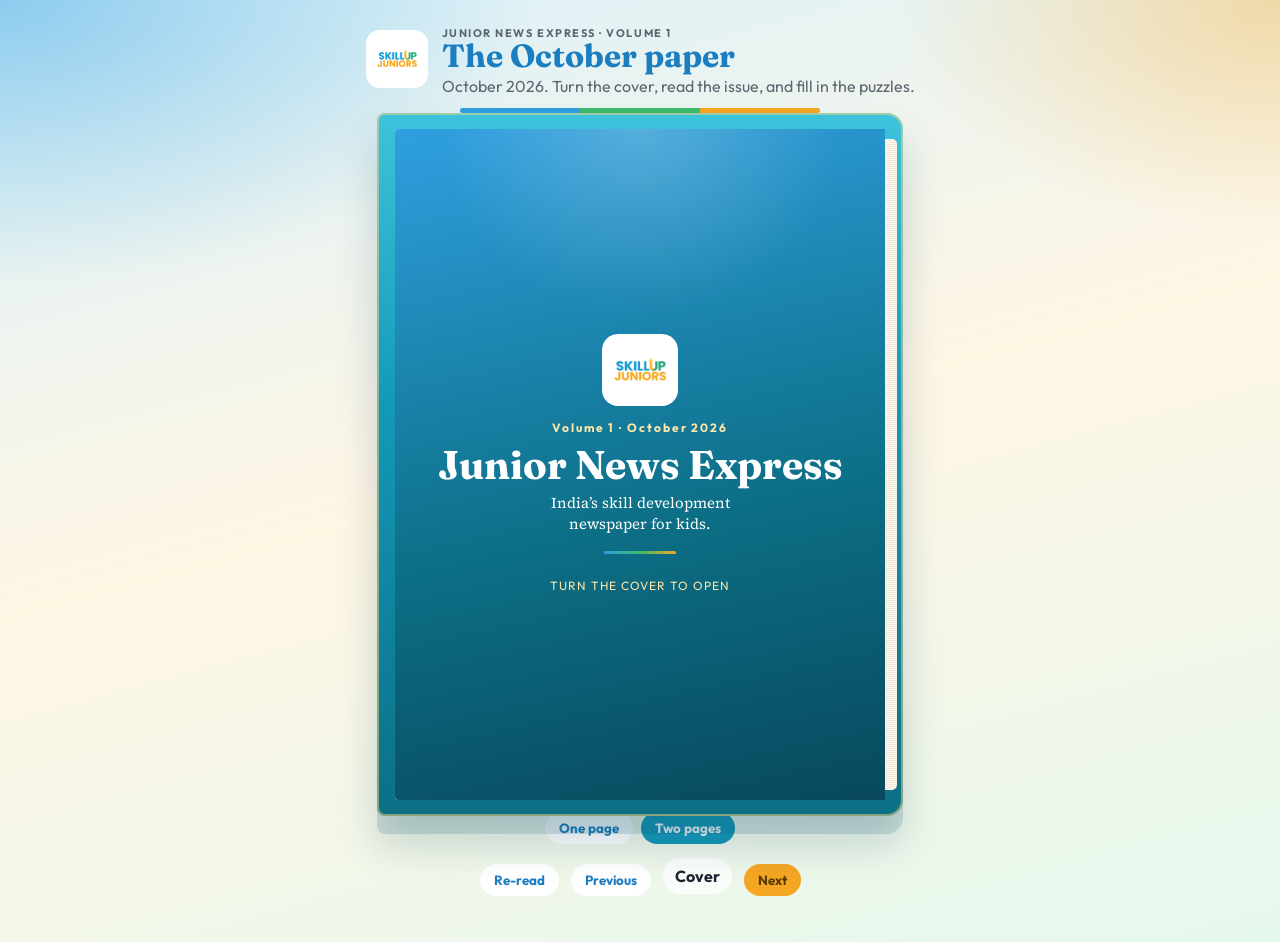
<file: index.html>
<!DOCTYPE html>
<html lang="en">
<head>
  <meta charset="utf-8">
  <meta name="viewport" content="width=device-width, initial-scale=1">
  <title>Junior News Express — the paper</title>
  <link rel="icon" href="./brand/mark.png">
  <link rel="preconnect" href="https://fonts.googleapis.com">
  <link rel="preconnect" href="https://fonts.gstatic.com" crossorigin>
  <link href="https://fonts.googleapis.com/css2?family=Fraunces:ital,opsz,wght@0,9..144,620;0,9..144,700;1,9..144,620&family=Source+Serif+4:opsz,wght@8..60,460;8..60,650&family=Outfit:wght@420;560;700&display=swap" rel="stylesheet">
  <style>
    :root { --ink:#1c2430; --muted:#5c6570; --blue:#1b7ec0; --teal:#0c6f86; --gold:#f5a623; --line:#e4d3b8; --paper:#f7f3ea; }
    * { box-sizing: border-box; }
    body { margin:0; min-height:100vh; color:var(--ink); font-family:Outfit, sans-serif; -webkit-user-select:none; user-select:none; -webkit-tap-highlight-color:transparent;
      background: radial-gradient(900px 480px at 0% 0%, rgba(47,159,224,.45), transparent 60%),
        radial-gradient(700px 420px at 100% 0%, rgba(245,166,35,.35), transparent 55%),
        linear-gradient(165deg, #d9f1fb, #fff6e4 48%, #e5f8ee); }
    img { -webkit-user-drag:none; user-select:none; }
    .desk { width:min(1180px, calc(100% - 24px)); margin:0 auto; padding:22px 0 40px; }
    header.top { display:flex; align-items:center; justify-content:center; gap:14px; }
    header.top img { height:58px; background:#fff; border-radius:14px; padding:6px 8px; }
    header.top h1 { margin:0; font-family:Fraunces, serif; color:var(--blue); font-size:32px; line-height:1; }
    header.top p { margin:4px 0 0; color:var(--muted); }
    .stripe { display:flex; width:min(360px,100%); height:5px; margin:12px auto 0; border-radius:99px; overflow:hidden; }
    .stripe span { flex:1; } .stripe span:nth-child(1){background:#2f9fe0} .stripe span:nth-child(2){background:#3cba6a} .stripe span:nth-child(3){background:var(--gold)}
    .stage { margin-top:16px; display:flex; justify-content:center; }
    .book { position:relative; width:min(980px, calc(100vw - 48px)); aspect-ratio:1368/936; perspective:1400px; }
    .book[data-mode="one"], .book[data-closed] { width:min(490px, calc((100vw - 48px) / 2)); aspect-ratio:684/936; }
    .board { position:absolute; inset:-16px -18px -16px; border-radius:8px 16px 16px 8px;
      background:linear-gradient(180deg,#3ec3dc,#1498b8 42%,#0c6f86);
      box-shadow:0 18px 0 rgba(12,90,110,.16), 0 28px 40px rgba(20,70,100,.2), inset 0 0 0 2px rgba(255,214,120,.5); }
    .spread { position:absolute; inset:0; display:grid; grid-template-columns:1fr 1fr; }
    .half { position:relative; overflow:hidden; background:var(--paper); }
    .half.left { border-radius:4px 0 0 4px; } .half.right { border-radius:0 4px 4px 0; }
    .cylinder { position:absolute; z-index:4; top:-6px; bottom:-6px; left:50%; width:16px; transform:translateX(-50%); border-radius:999px; pointer-events:none;
      background:linear-gradient(90deg,#e6d9c4,#fff 50%,#e8dcc8); }
    .page { height:100%; overflow:auto; padding:16px 18px 20px; font-family:"Source Serif 4", Georgia, serif; font-size:13.5px; line-height:1.38; }
    .page.news { padding:18px 20px 22px; line-height:1.45; }
    .page.news p { margin-bottom:9px; }
    .page.news figure.shot img { max-height:128px; }
    .page.bulletin .kicker { margin-top:12px; }
    .page.bulletin figure.shot { margin-top:8px; }
    .page.lesson { line-height:1.48; font-size:14.5px; }
    .page.lesson p { margin-bottom:12px; }
    .page.letters textarea { min-height:96px; margin:6px 0 14px; }
    .page.activity textarea { min-height:78px; margin-top:6px; }
    .page.activity p { margin-bottom:10px; }
    .page.briefs .story { margin-bottom:12px; }
    .page.briefs figure.shot img { max-height:112px; }
    .page.stories .story { margin-bottom:12px; }
    .page.history { line-height:1.42; }
    .page.history figure.shot img.portrait { max-height:168px; }
    .page.history p { margin-bottom:9px; }
    .page.puzzle { padding:18px 20px 22px; }
    .page.puzzle .q { margin-bottom:12px; padding-bottom:10px; }
    .page.puzzle .gallery img { max-height:78px; }
    .page.solo { text-align:center; }
    .page.solo .folio, .page.solo .kicker, .page.solo h2, .page.solo > p { text-align:left; }
    .clue { margin:0 0 9px; font-family:Outfit, sans-serif; font-size:12.5px; }
    .clue input { margin-top:2px; }
    .cipher { font-family:Outfit, sans-serif; letter-spacing:.06em; font-weight:700; background:#fff; border-radius:8px; padding:8px 10px; margin:8px 0 6px; }
    .cipher + input { margin-bottom:12px; }
    .choices { display:flex; flex-wrap:wrap; gap:8px 16px; justify-content:center; margin:8px 0 4px; }
    .choices .opt { font-size:16px; padding:6px 12px; border-radius:8px; }
    label.opt:hover, label.org:hover { background:#fff6df; border-radius:6px; }
    input[type="text"]:focus, textarea:focus, select:focus { outline:2px solid var(--gold); background:#fff8e4; box-shadow:0 0 0 4px rgba(245,166,35,.28); }
    .page.board-cover { padding:0; overflow:hidden; background:transparent; }
    .cloth { height:100%; display:flex; flex-direction:column; justify-content:center; align-items:center; text-align:center; color:#fff; padding:28px 26px;
      background: radial-gradient(90% 60% at 50% 0%, rgba(255,255,255,.2), transparent 46%), linear-gradient(168deg, #2f9fe0, #0c6f86 58%, #08485c); }
    .cloth img { height:72px; width:auto; background:#fff; border-radius:16px; padding:6px 8px; }
    .cloth .mark { margin:14px 0 0; font-family:Outfit, sans-serif; font-weight:700; letter-spacing:.16em; font-size:12px; color:#ffe7a8; }
    .cloth h2 { color:#fff; font-size:40px; line-height:1.02; margin:8px 0; }
    .cloth .deck { margin:0; max-width:16em; font-size:15px; }
    .cloth .rule { width:72px; height:3px; margin:16px 0; border-radius:99px; background:linear-gradient(90deg,#2f9fe0,#3cba6a,#f5a623); }
    .cloth .hint { margin:8px 0 0; font-family:Outfit, sans-serif; font-size:12px; letter-spacing:.08em; text-transform:uppercase; color:#ffe7a8; }
    .end-word { font-family:Fraunces, serif; font-size:64px; line-height:.9; margin:0; }
    .end-bits { margin:0; font-family:Outfit, sans-serif; letter-spacing:.12em; text-transform:uppercase; font-size:12px; color:#ffe7a8; }
    .page h2 { font-family:Fraunces, serif; font-size:26px; line-height:1.05; margin:4px 0 8px; color:#16324a; }
    .page.board-cover h2 { color:#fff; font-size:40px; line-height:1.02; margin:8px 0; }
    .page.board-cover .end-word { color:#fff; font-size:64px; }
    .page.board-cover .deck { color:#fff; }
    .page.board-cover .mark, .page.board-cover .hint, .page.board-cover .end-bits { color:#ffe7a8; }
    .kicker { font-family:Outfit, sans-serif; font-size:11px; letter-spacing:.14em; text-transform:uppercase; font-weight:700; color:var(--teal); margin:0; }
    .folio { display:flex; justify-content:space-between; font-family:Outfit, sans-serif; font-size:10px; letter-spacing:.08em; text-transform:uppercase; color:#8a7560; border-bottom:1px solid var(--line); padding-bottom:6px; margin-bottom:8px; }
    .cols { column-count:2; column-gap:14px; } .cols p, .cols li { break-inside:avoid; }
    p { margin:0 0 8px; }
    .fact { break-inside:avoid; background:#fff; border-left:4px solid var(--gold); padding:8px 10px; margin:8px 0; font-family:Outfit, sans-serif; font-size:12.5px; }
    .cover { height:100%; display:flex; flex-direction:column; justify-content:space-between; background:linear-gradient(165deg,#e8f6ff,#fff 42%,#fff4d8); padding:22px; }
    .cover h2 { font-size:42px; margin:8px 0; }
    .cover .mark { font-family:Outfit, sans-serif; font-weight:700; color:var(--blue); letter-spacing:.12em; }
    ul { margin:0 0 8px; padding-left:16px; }
    label.opt { display:flex; gap:6px; align-items:flex-start; margin:3px 0; font-family:Outfit, sans-serif; font-size:12.5px; }
    label.org { display:grid; grid-template-columns:1fr minmax(108px, 36%); gap:8px; align-items:center; margin:0; padding:5px 0; border-bottom:1px solid var(--line); font-family:Outfit, sans-serif; font-size:12.5px; }
    input[type="text"], input:not([type]), textarea, select {
      font-family:Fraunces, Georgia, serif; font-weight:620; font-size:17px; color:#16324a; -webkit-user-select:text; user-select:text;
      background:#fffdf8; border:1.5px solid #e4d3b8; border-radius:8px; padding:5px 8px; width:100%;
    }
    textarea { min-height:72px; }
    input::placeholder, textarea::placeholder { font-style:italic; font-weight:620; color:#b3a48e; }
    .q { break-inside:avoid; margin:0 0 10px; padding-bottom:8px; border-bottom:1px dashed var(--line); }
    .q b { font-family:Outfit, sans-serif; font-size:13px; }
    table.sudoku { border-collapse:collapse; margin:8px 0; }
    table.sudoku td { width:28px; height:28px; border:1px solid #d9c7a8; text-align:center; font-family:Outfit, sans-serif; }
    table.sudoku td:nth-child(3n) { border-right:2px solid #8d6b3a; }
    table.sudoku tr:nth-child(2n) td { border-bottom:2px solid #8d6b3a; }
    table.sudoku input { width:26px; height:26px; border:0; border-radius:0; padding:0; text-align:center; font-family:Outfit, sans-serif; font-weight:700; font-size:16px; background:transparent; }
    table.sudoku .given { font-weight:700; }
    .play { display:flex; align-items:center; justify-content:center; gap:16px; margin:14px 0 8px; }
    .page.maze-page { position:relative; }
    .maze { width:280px; height:392px; border-radius:16px; background:#fffaf2; touch-action:none; outline:none; display:block; overflow:visible; box-shadow:inset 0 0 0 3px #e4d3b8, 0 10px 0 rgba(12,111,134,.08); }
    .maze:focus { box-shadow:inset 0 0 0 3px #e4d3b8, 0 0 0 4px rgba(245,166,35,.45); }
    .maze.won { box-shadow:inset 0 0 0 3px #f5a623, 0 0 0 8px rgba(245,166,35,.55); }
    .confetti { position:absolute; inset:0; overflow:hidden; pointer-events:none; z-index:4; }
    .confetti i { position:absolute; left:0; top:0; border-radius:1px; will-change:transform; box-shadow:0 1px 0 rgba(90,59,4,.16); }
    .xword { display:grid; grid-template-columns:repeat(10, 26px); gap:1px; width:max-content; margin:8px auto; padding:3px; background:#0c6f86; border-radius:8px; }
    .xword .blk { width:26px; height:26px; background:#0c6f86; }
    .xword label { position:relative; display:block; width:26px; height:26px; background:#fffdf8; }
    .xword label.on { background:#ffe7a8; }
    .xword label.here { box-shadow:inset 0 0 0 2px var(--gold); }
    .xword b { position:absolute; left:2px; top:1px; z-index:1; font:700 7px Outfit, sans-serif; line-height:1; color:#0c6f86; pointer-events:none; }
    .xword input { position:absolute; inset:0; width:100%; height:100%; margin:0; padding:6px 0 0; border:0; border-radius:0; background:transparent; text-align:center; font-family:Fraunces, Georgia, serif; font-size:13px; font-weight:700; text-transform:uppercase; color:#16324a; }
    .clues { display:grid; grid-template-columns:1fr 1fr; gap:3px 8px; margin:8px 0 4px; text-align:left; }
    .clues button { font-family:Outfit, sans-serif; font-size:11px; line-height:1.25; text-align:left; background:transparent; color:var(--ink); border:0; border-radius:6px; padding:3px 4px; cursor:pointer; }
    .clues button.on, .clues button:hover { background:#fff6df; }
    .crypto-line { display:flex; flex-wrap:wrap; justify-content:center; align-items:flex-end; gap:16px 18px; margin:16px 0 8px; }
    .word { display:inline-flex; gap:4px; }
    .code { width:20px; display:flex; flex-direction:column; align-items:center; gap:3px; }
    .code b { font-family:Outfit, sans-serif; font-size:13px; font-weight:700; line-height:1; color:#16324a; }
    .code i { font-family:Fraunces, Georgia, serif; font-style:normal; font-weight:700; font-size:15px; color:#0c6f86; min-height:18px; line-height:1; width:18px; text-align:center; border-bottom:1.5px solid #e4d3b8; }
    .key { display:grid; grid-template-columns:repeat(9, 36px); gap:10px 8px; justify-content:center; margin:12px auto 14px; width:max-content; }
    .key label { width:36px; display:flex; flex-direction:column; align-items:center; gap:4px; font-family:Outfit, sans-serif; font-size:11px; font-weight:700; color:var(--teal); }
    .key input { width:34px; height:34px; padding:0; text-align:center; text-transform:uppercase; font-size:18px; }
    .pad { display:grid; grid-template-columns:repeat(3, 44px); grid-template-rows:repeat(3, 44px); gap:4px; }
    .pad button { border:0; border-radius:10px; background:#fff; color:var(--teal); font-size:18px; cursor:pointer; box-shadow:0 0 0 1.5px #e4d3b8; }
    .pad button:hover, .pad button:focus { background:#fff6df; outline:2px solid var(--gold); }
    .pad [data-dir="up"] { grid-column:2; grid-row:1; }
    .pad [data-dir="left"] { grid-column:1; grid-row:2; }
    .pad [data-dir="right"] { grid-column:3; grid-row:2; }
    .pad [data-dir="down"] { grid-column:2; grid-row:3; }
    .check { font-family:Outfit, sans-serif; font-size:12px; font-weight:700; border:0; background:var(--teal); color:#fff; border-radius:99px; padding:6px 10px; cursor:pointer; }
    .note { font-family:Outfit, sans-serif; font-size:12px; color:var(--teal); min-height:1.2em; }
    figure.shot { margin:0 0 8px; }
    figure.shot img { display:block; width:100%; max-height:148px; object-fit:contain; object-position:left center; border-radius:8px; }
    figure.shot img.portrait { width:auto; max-height:180px; }
    figure.shot figcaption { font-family:Outfit, sans-serif; font-size:11px; color:#8a7560; margin-top:3px; }
    .gallery { display:flex; flex-wrap:wrap; gap:8px; align-items:flex-end; margin:0 0 8px; }
    .gallery img { max-height:108px; width:auto; max-width:48%; object-fit:contain; }
    .cover .hero { width:100%; max-height:200px; object-fit:cover; object-position:center; border-radius:8px; margin:8px 0; }
    .organs-art { display:flex; flex-wrap:wrap; gap:6px; margin:4px 0 8px; }
    .organs-art img { height:64px; width:auto; max-width:31%; object-fit:contain; }
    .centerpiece { display:flex; justify-content:center; margin:4px 0 10px; }
    .centerpiece img { max-height:220px; width:auto; max-width:100%; object-fit:contain; }
    .story { margin:0 0 10px; padding-bottom:8px; border-bottom:1px solid var(--line); }
    .story:last-child { border-bottom:0; padding-bottom:0; }
    .page.puzzle table.sudoku { margin:8px auto; }
    .page.puzzle table.sudoku td { width:40px; height:40px; font-size:18px; }
    .page.puzzle table.sudoku input { width:38px; height:38px; font-size:18px; }
    .page.puzzle table.sudoku { margin:22px auto 12px; }
    img.qr { height:108px; width:auto; }
    .sheet { position:absolute; top:0; bottom:0; left:50%; width:50%; transform-origin:left center; transform-style:preserve-3d; z-index:6; pointer-events:none; visibility:hidden; background:transparent; transition:transform .9s cubic-bezier(.22,.7,.2,1); }
    .sheet.on { visibility:visible; }
    .face { position:absolute; inset:0; overflow:hidden; background:var(--paper); -webkit-backface-visibility:hidden; backface-visibility:hidden; }
    .face.front { border-radius:0 4px 4px 0; transform:translateZ(1px); }
    .face.back { transform:rotateY(180deg) translateZ(1px); border-radius:4px 0 0 4px; }
    .face .page { height:100%; overflow:hidden; }
    .book[data-mode="one"] .half.right, .book[data-mode="one"] .cylinder,
    .book[data-closed] .half.right, .book[data-closed] .cylinder { display:none; }
    .book[data-mode="one"] .spread, .book[data-closed] .spread { grid-template-columns:1fr; }
    .book[data-mode="one"] .sheet { left:0; width:100%; transform-origin:center center; }
    .book[data-closed] .sheet { left:0; width:100%; }
    .hit { display:none; }
    .curl { position:absolute; top:0; bottom:0; width:12%; z-index:7; pointer-events:none; opacity:0; transition:opacity .15s; display:flex; align-items:center; }
    .curl.prev { left:0; justify-content:flex-start; padding-left:10px; background:linear-gradient(90deg, rgba(245,166,35,.5), transparent); }
    .curl.next { right:0; justify-content:flex-end; padding-right:10px; background:linear-gradient(270deg, rgba(245,166,35,.5), transparent); }
    .curl span { font-family:Outfit, sans-serif; font-size:11px; font-weight:700; letter-spacing:.08em; text-transform:uppercase; color:#5a3b04; background:rgba(255,248,228,.92); border-radius:99px; padding:5px 8px; }
    .book.arm-prev .curl.prev, .book.arm-next .curl.next { opacity:1; }
    .book[data-closed="front"] .curl.next, .book[data-closed="end"] .curl.prev { width:100%; justify-content:center; padding:0; background:transparent; }
    .book[data-closed="front"]::after, .book[data-closed="end"]::before { content:""; position:absolute; z-index:3; top:10px; bottom:10px; width:12px;
      background:repeating-linear-gradient(#fffaf2, #fffaf2 1px, #e4d3b8 2px); }
    .book[data-closed="front"]::after { right:-12px; border-radius:0 5px 5px 0; }
    .book[data-closed="end"]::before { left:-12px; border-radius:5px 0 0 5px; }
    .book.fold-end .half.left, .book.fold-end .half.right,
    .book.fold-front .half.left, .book.fold-front .half.right,
    .book.fold-open .half.left { background:transparent; }
    .book.fold-end .cylinder, .book.fold-front .cylinder, .book.fold-open .cylinder { opacity:0; }
    .book.fold-end .spread, .book.fold-end .board { animation:fold-away-right .9s cubic-bezier(.22,.7,.2,1) forwards; }
    .book.fold-front .spread, .book.fold-front .board,
    .book.fold-open .spread, .book.fold-open .board { animation:fold-away-left .9s cubic-bezier(.22,.7,.2,1) forwards; }
    @keyframes fold-away-right {
      0% { clip-path:inset(0 0 0 0); }
      18%, 100% { clip-path:inset(0 50% 0 0); }
    }
    @keyframes fold-away-left {
      0% { clip-path:inset(0 0 0 0); }
      18%, 100% { clip-path:inset(0 0 0 50%); }
    }
    .bar { display:flex; justify-content:center; align-items:center; gap:12px; margin-top:14px; }
    .bar button, .modes button { font-family:Outfit, sans-serif; font-weight:700; border:0; border-radius:99px; padding:8px 14px; cursor:pointer; background:#fff; color:var(--blue); }
    .bar button.next { background:var(--gold); color:#5a3b04; }
    .modes { display:flex; justify-content:center; gap:8px; margin-top:12px; }
    .modes button[aria-pressed="true"] { background:#1498b8; color:#fff; }
    .count { font-weight:700; background:rgba(255,255,255,.75); border-radius:99px; padding:8px 12px; }
    a.back { color:var(--teal); font-weight:700; }
    @media (max-width:720px) { .cols { column-count:1; } header.top { flex-direction:column; text-align:center; } }
  </style>
</head>
<body>
  <main class="desk">
    <header class="top">
      <img src="./brand/mark.png" alt="SkillUp Juniors">
      <div>
        <p class="kicker">Junior News Express · Volume 1</p>
        <h1>The October paper</h1>
        <p>October 2026. Turn the cover, read the issue, and fill in the puzzles.</p>
      </div>
    </header>
    <div class="stripe" aria-hidden="true"><span></span><span></span><span></span></div>
    <div class="stage">
      <div class="book" id="book" data-mode="two" data-closed="front">
        <div class="board"></div>
        <div class="spread">
          <div class="half left" id="slot-left"></div>
          <div class="cylinder" aria-hidden="true"></div>
          <div class="half right" id="slot-right"></div>
        </div>
        <div class="sheet" id="sheet">
          <div class="face front" id="sheet-front"></div>
          <div class="face back" id="sheet-back"></div>
        </div>
        <div class="curl prev"><span>Turn</span></div>
        <div class="curl next"><span>Open</span></div>
        <button class="hit prev" id="hit-prev" type="button" aria-label="Previous page"></button>
        <button class="hit next" id="hit-next" type="button" aria-label="Next page"></button>
      </div>
    </div>
    <div class="modes">
      <button type="button" id="mode-one" aria-pressed="false">One page</button>
      <button type="button" id="mode-two" aria-pressed="true">Two pages</button>
    </div>
    <div class="bar">
      <button type="button" id="reread" disabled>Re-read</button>
      <button type="button" id="prev" disabled>Previous</button>
      <p class="count" id="count">Cover</p>
      <button class="next" type="button" id="next">Next</button>
    </div>
  </main>

  <div id="boards" hidden>
    <article class="page board-cover" id="front-cover">
      <div class="cloth">
        <img src="./brand/mark.png" alt="SkillUp Juniors">
        <p class="mark">Volume 1 · October 2026</p>
        <h2>Junior News Express</h2>
        <p class="deck">India’s skill development newspaper for kids.</p>
        <div class="rule"></div>
        <p class="hint">Turn the cover to open</p>
      </div>
    </article>
    <article class="page board-cover" id="end-cover">
      <div class="cloth">
        <p class="mark">Junior News Express</p>
        <p class="end-word">The End</p>
        <div class="rule"></div>
        <p class="deck">That’s the October issue. News, puzzles, and a press that carried ideas.</p>
        <p class="end-bits">News · Puzzles · History</p>
      </div>
    </article>
  </div>

  <div id="pages" hidden>
    <article class="page cover" data-face="0">
      <div>
        <p class="mark">SKILLUP JUNIORS PRESENTS</p>
        <p class="kicker">Volume 1 · October 2026</p>
        <h2>Junior News Express</h2>
        <p>India’s skill development newspaper for kids.</p>
      </div>
      <img class="hero" src="./pictures/p1/08-1129x1129.png" alt="A girl reads the paper beside a map of India, a tiger, the Taj Mahal, cricket, a train, and books.">
      <div class="gallery">
        <img src="./pictures/p1/03-2084x1769.png" alt="Three children ride a giant pencil.">
        <img src="./pictures/p1/04-930x1565.png" alt="A girl in yellow overalls and an orange cap.">
        <img src="./pictures/p1/02-377x377.png" alt="A boy sitting and reading a newspaper.">
        <img src="./pictures/p1/05-347x730.png" alt="A cartoon student in a red tie, raising one hand.">
      </div>
      <p>Student Zone is on the facing page. Each puzzle has a page of its own.</p>
    </article>

    <article class="page bulletin" data-face="1">
      <div class="folio"><span>Junior News Express</span><span>Student Zone</span></div>
      <p class="kicker">Message to kids</p>
      <h2>Stay curious.</h2>
      <p>“Believe in yourself and stay curious. Ask questions, explore new ideas, learn from your mistakes, and never be afraid to try again. Every small step you take today helps you become a smarter, stronger and more confident person tomorrow.”</p>
      <p class="kicker">Parent’s corner</p>
      <h2>Praise the effort.</h2>
      <p>Instead of saying “You’re so smart,” try “I’m proud of how hard you worked.” That helps a child keep a growth mindset and try again.</p>
      <figure class="shot">
        <img src="./pictures/p1/07-1171x659.png" alt="Our learning programs: Junior Skill Development, Junior News Express, Phonics, and Vedic Maths.">
      </figure>
      <figure class="shot">
        <img src="./pictures/p1/09-1242x621.png" alt="Dasara Fest 2026, 12 to 16 October, ages 8 to 15, one hour a day. Public speaking, communication, speed calculation, junior newsroom, and financial literacy. Phone 9353387479.">
      </figure>
      <div class="fact">Call 9353387479 or visit skillupjuniors.com. Scan the code to join the WhatsApp community.</div>
      <img class="qr" src="./pictures/p7/43-351x760.png" alt="SkillUp Juniors Community WhatsApp group. Scan the code to join.">
    </article>

    <article class="page news" data-face="2">
      <div class="folio"><span>Junior News Express</span><span>News</span></div>
      <p class="kicker">The world is asking</p>
      <h2>Who should make the rules for AI?</h2>
      <figure class="shot">
        <img src="./pictures/p2/14-768x512.png" alt="Who should make the rules for AI? A child and a robot, the United Nations, medicine, farming, clean energy, and a city.">
      </figure>
      <div class="cols">
        <p>Artificial intelligence is already part of ordinary life. It can help us learn, translate, find information, study science, and help doctors. Used carelessly, it can also cause harm.</p>
        <p>In September 2026, leaders at the United Nations discussed how countries should make AI safer and fairer. The UN says AI should be safe, transparent, and accountable, with human dignity at the centre.</p>
        <p>Many developing countries say a few powerful countries and companies should not write all the rules. They want a voice, and they want access to computers, skills, and knowledge so they are not left behind.</p>
        <p>Think of a powerful new machine at school. You would still want rules: use it for learning, check its answers, do not bully, do not share private information, do not cheat, and ask an adult when something is unclear. AI needs safeguards of the same kind.</p>
        <div class="fact">AI can help in health, education, farming, weather, and science. It can also spread fake pictures and stories, invade privacy, make unfair decisions, and be misused. That is why the rules matter.</div>
      </div>
    </article>

    <article class="page puzzle" data-face="3">
      <div class="folio"><span>Junior News Express</span><span>Puzzle · Organs</span></div>
      <p class="kicker">Match the job</p>
      <h2>Body organs</h2>
      <p>These drawings are from the paper. Choose the organ that does each job. Your answers stay on this page.</p>
      <div class="organs-art">
        <img src="./pictures/p2/15-613x945.png" alt="A heart.">
        <img src="./pictures/p2/16-1024x862.png" alt="A brain.">
        <img src="./pictures/p2/17-800x822.png" alt="A bladder.">
        <img src="./pictures/p2/18-1523x1451.png" alt="A stomach.">
        <img src="./pictures/p2/19-811x536.png" alt="Kidneys.">
        <img src="./pictures/p2/20-393x535.png" alt="Intestines.">
      </div>
      <div id="organs"></div>
      <p class="note" id="organ-note"></p>
      <button class="check" type="button" data-check="organs">Check organs</button>
    </article>

    <article class="page news" data-face="4">
      <div class="folio"><span>Junior News Express</span><span>News</span></div>
      <p class="kicker">How India plans to move clean electricity</p>
      <h2>A green energy highway</h2>
      <figure class="shot">
        <img src="./pictures/p3/21-615x410.png" alt="Children, a map of India, solar panels, wind turbines, a dam, batteries, and power lines.">
      </figure>
      <div class="cols">
        <p>A solar panel makes electricity when the sun is out. The electricity still has to travel to a school, a home, or a factory. That is the job of power lines.</p>
        <p>A Green Energy Corridor is a network that carries electricity from solar power, wind power, and hydropower. Think of it as a highway for electricity.</p>
        <p>The Union Cabinet has approved Green Energy Corridor Phase-III. It is planned to help India move up to 135 GW of renewable energy across states and Union Territories, and to be completed by 2032–33. One gigawatt is 1,000 megawatts. For a young reader, 135 GW simply means a huge amount of clean energy.</p>
        <p>Solar panels rest at night. The project includes 50 GWh of battery storage, so extra electricity can be kept and used later, the way a water bottle holds a drink for later.</p>
        <div class="fact">The project is costed at about ₹1.86 lakh crore. About ₹50,000 crore is planned for batteries. Clean power still has to reach homes, schools, hospitals, factories, and trains.</div>
      </div>
    </article>

    <article class="page puzzle" data-face="5">
      <div class="folio"><span>Junior News Express</span><span>Puzzle · Figures</span></div>
      <p class="kicker">Look at the printed question</p>
      <h2>Which figure comes next?</h2>
      <div class="centerpiece">
        <img src="./pictures/p3/22-881x447.png" alt="A figure series. Look at the shapes and choose a, b, c, or d.">
      </div>
      <p>The choices are drawn in the picture. Tick the letter you choose.</p>
      <div class="choices">
        <label class="opt"><input type="radio" name="figures" value="a"> a</label>
        <label class="opt"><input type="radio" name="figures" value="b"> b</label>
        <label class="opt"><input type="radio" name="figures" value="c"> c</label>
        <label class="opt"><input type="radio" name="figures" value="d"> d</label>
      </div>
    </article>

    <article class="page puzzle" data-face="6">
      <div class="folio"><span>Junior News Express</span><span>Puzzle · Reasoning</span></div>
      <p class="kicker">Logical challenge</p>
      <h2>Think, then choose.</h2>
      <div class="gallery">
        <img src="./pictures/p4/28-1416x1586.png" alt="A cartoon brain with a thinking face.">
        <img src="./pictures/p4/26-714x574.png" alt="A boy holding one slice of a pie chart.">
      </div>
      <div id="reasons"></div>
      <p class="note" id="reason-note"></p>
      <button class="check" type="button" data-check="reasons">Check reasoning</button>
    </article>

    <article class="page news" data-face="6">
      <div class="folio"><span>Junior News Express</span><span>News</span></div>
      <p class="kicker">India and New Zealand</p>
      <h2>A new trade partnership</h2>
      <figure class="shot">
        <img src="./pictures/p4/27-768x512.png" alt="India and New Zealand: a cargo ship between the two countries, cloth, machines, food, and students shaking hands.">
      </figure>
      <div class="cols">
        <p>India and New Zealand have signed a Free Trade Agreement set to come into force on 20 October 2026.</p>
        <p>Imagine one country sending toys to another. A customs duty is an extra tax at the border. An FTA can reduce or remove some of those taxes.</p>
        <p>Under this agreement, 100% of Indian exports are to receive zero-duty access to New Zealand. Sectors expected to benefit include textiles, leather, engineering, pharmaceuticals, agricultural products, and processed food. New Zealand has committed to facilitating US$20 billion of investment in India over 15 years. The two countries also aim to lift bilateral trade to around ₹35,000 crore over four to five years.</p>
        <p>India has kept sensitive areas, including dairy and several farm products, protected. A trade deal is not “remove every tax on everything.”</p>
      </div>
      <div class="q">
        <b>Think about it.</b>
        <p>You make eco-friendly school bags in India and want children in New Zealand to use them. What would make selling there easier?</p>
        <label class="opt"><input type="radio" name="fta" value="A"> A. Higher import taxes</label>
        <label class="opt"><input type="radio" name="fta" value="B"> B. Lower or zero import duties</label>
        <label class="opt"><input type="radio" name="fta" value="C"> C. Stopping international trade</label>
        <label class="opt"><input type="radio" name="fta" value="D"> D. Making the bags more expensive</label>
        <p>Why? <input type="text" name="fta-why" aria-label="Why that answer"></p>
      </div>
    </article>

    <article class="page puzzle" data-face="8">
      <div class="folio"><span>Junior News Express</span><span>Puzzle · Crossword</span></div>
      <p class="kicker">Space words</p>
      <h2>Crossword</h2>
      <p>The words cross. A letter you know in one word fills the other. Tap a clue, then type.</p>
      <div id="crossword"></div>
      <p class="note" id="cross-note"></p>
      <button class="check" type="button" data-check="crossword">Check crossword</button>
    </article>

    <article class="page puzzle solo" data-face="9">
      <div class="folio"><span>Junior News Express</span><span>Puzzle · Sudoku</span></div>
      <p class="kicker">Numbers 1 to 4</p>
      <h2>Sudoku</h2>
      <p>Each row, each column, and each 2×2 box uses 1, 2, 3, and 4 once.</p>
      <div id="sudoku"></div>
      <p class="note" id="sudoku-note"></p>
      <button class="check" type="button" data-check="sudoku">Check sudoku</button>
    </article>

    <article class="page puzzle solo maze-page" data-face="10">
      <div class="confetti" id="confetti"></div>
      <div class="folio"><span>Junior News Express</span><span>Puzzle · Maze</span></div>
      <p class="kicker">Find the way</p>
      <h2>Steer the arrow</h2>
      <p>A long ink maze. Hold an arrow key or a direction button. The arrow glides, leaves a dashed line, and it cannot cross a wall.</p>
      <div class="play">
        <svg class="maze" id="maze" tabindex="0" role="img" aria-label="Line maze. Hold an arrow key, swipe, or use the buttons to steer."></svg>
        <div class="pad" id="maze-pad">
          <button type="button" data-dir="up" aria-label="Up">▲</button>
          <button type="button" data-dir="left" aria-label="Left">◀</button>
          <button type="button" data-dir="right" aria-label="Right">▶</button>
          <button type="button" data-dir="down" aria-label="Down">▼</button>
        </div>
      </div>
      <p class="note" id="maze-note">The gold star is the way out.</p>
    </article>

    <article class="page news" data-face="8">
      <div class="folio"><span>Junior News Express</span><span>News</span></div>
      <p class="kicker">25 September 2026</p>
      <h2>12 years of Make in India</h2>
      <figure class="shot">
        <img src="./pictures/p5/31-768x512.png" alt="Make in India: factories, electronics, a rocket, a train, farms, ships, and students.">
      </figure>
      <div class="cols">
        <p>Make in India was launched in 2014 to encourage manufacturing, invention, investment, and new businesses. On 25 September 2026 it completed 12 years.</p>
        <p>Making a school bag takes a design, materials, workers, machines, packing, and a shop. That process is manufacturing. The programme now covers 27 major sectors, from cars and electronics to medicines, railways, steel, and defence.</p>
        <p>Electronics production grew from about ₹2 lakh crore in 2014–15 to around ₹13 lakh crore in 2025–26. Mobile-phone production grew from about ₹19,000 crore to around ₹6 lakh crore.</p>
        <div class="fact">In the first four months of 2026–27, manufacturing activity grew by about 7%. If a factory made 100 units last year, it made about 107 in the same period this year.</div>
        <p>The path the paper gives young makers is idea, design, test, make, improve.</p>
      </div>
    </article>

    <article class="page letters" data-face="9">
      <div class="folio"><span>Junior News Express</span><span>Your words</span></div>
      <p class="kicker">Your words</p>
      <h2>If I were the mayor…</h2>
      <p>You are mayor for one day. Pick one problem: garbage, traffic near schools, too few trees, wasted water, animals that need care, older people, places that are hard for disabled people, or children without books.</p>
      <textarea name="mayor" aria-label="If I were the mayor"></textarea>
      <p class="kicker">If I could invent one product for India</p>
      <textarea name="invent" placeholder="What problem does it solve? Who uses it? How is life better?"></textarea>
    </article>

    <article class="page news" data-face="10">
      <div class="folio"><span>Junior News Express</span><span>World Tourism Day</span></div>
      <p class="kicker">27 September · AI joins the journey</p>
      <h2>India is full of places.</h2>
      <figure class="shot">
        <img src="./pictures/p6/37-768x512.png" alt="World Tourism Day: the Taj Mahal, a fort, mountains, a tiger, beaches, dancers, and children with a map.">
      </figure>
      <div class="cols">
        <p>World Tourism Day celebrates travel and the people and cultures you meet. In 2026 the theme is digital technology and artificial intelligence in tourism. An AI helper might suggest a two-day trip for someone who loves animals, nature, and history. People still make the final choice, and private information stays private.</p>
        <p>India holds the Himalayas, the beaches of Goa and Kerala, tiger reserves, the forts of Rajasthan, temples, festivals, and a different kitchen in every state.</p>
        <div class="fact">In 2025, people made more than 4 billion tourist visits within India, and the country welcomed about 25 million foreign tourist visits. Chefs, drivers, guides, and artists earn a living from those journeys.</div>
        <p>A smart traveller avoids plastic waste, uses a dustbin, leaves plants and animals alone, and does not damage a monument. Take memories. Leave the place clean.</p>
      </div>
    </article>

    <article class="page lesson" data-face="11">
      <div class="folio"><span>Junior News Express</span><span>Money smart</span></div>
      <p class="kicker">Need or want?</p>
      <h2>Do I really need this?</h2>
      <figure class="shot">
        <img src="./pictures/p6/38-1171x659.png" alt="Needs and wants. Needs: food, water, a home, clothes, medicine, school, sleep, and the bus. Wants: games, snacks, toys, gadgets, and movies.">
      </figure>
      <p>A need is something important for health, safety, learning, or everyday life: food, clean water, a safe home, basic clothes, medicine, school books. If your school shoes are broken, replacing them can be a need. Carrying a water bottle from home can meet a need without a new drink every day.</p>
      <p>A want is something you would like, and can usually live without: a toy, a video game, fancy clothes, an extra snack. A strong school bag that still works makes a new character bag a want. Advertisements and friends can make a want feel urgent. Wait a day. Sometimes the feeling fades.</p>
    </article>

    <article class="page puzzle" data-face="15">
      <div class="folio"><span>Junior News Express</span><span>Puzzle · Need or want</span></div>
      <p class="kicker">Sort these</p>
      <h2>Write need or want.</h2>
      <p class="clue">Medicine when you are sick <input type="text" name="nw-1" data-answer="need"></p>
      <p class="clue">A cooler bicycle when yours already works <input type="text" name="nw-2" data-answer="want"></p>
      <p class="clue">Notebooks for school <input type="text" name="nw-3" data-answer="need"></p>
      <p class="clue">A third packet of chocolates <input type="text" name="nw-4" data-answer="want"></p>
      <p class="note" id="needs-note"></p>
      <button class="check" type="button" data-check="needs">Check needs</button>
    </article>

    <article class="page news" data-face="12">
      <div class="folio"><span>Junior News Express</span><span>News</span></div>
      <p class="kicker">A safer India for everyone</p>
      <h2>Why safety is shared</h2>
      <figure class="shot">
        <img src="./pictures/p7/44-768x512.png" alt="Schoolgirls on a bus, a lit pavement, a police officer, and a child walking with a parent.">
      </figure>
      <div class="cols">
        <p>Imagine a city where every girl and woman can walk to school, travel, work, and play without fear. Women are almost half of India. Worry about safety can still decide where they go and which chances they take.</p>
        <p>India has Women Help Desks, One Stop Centres, Fast Track Special Courts, Safe City projects, the Nirbhaya Fund, and the emergency number 112. A law on paper does not light a broken streetlight. Safety also needs light, reliable transport, quick help, and responsible behaviour.</p>
        <div class="fact">Crime in India 2024, cited from the NCRB, recorded 4,41,534 cases of crimes against women. Women make up only about 10% of the police force. More women in public-facing jobs can make help easier to ask for.</div>
        <p>Children can respect personal space, refuse to bully, speak up, ask a trusted adult, and treat girls and boys equally.</p>
      </div>
    </article>

    <article class="page activity" data-face="13">
      <div class="folio"><span>Junior News Express</span><span>English</span></div>
      <p class="kicker">Vocabulary</p>
      <h2>Say it without saying it.</h2>
      <div class="gallery">
        <img src="./pictures/p7/46-461x308.png" alt="A boy describes a bicycle without saying the word, and a girl tries to guess.">
      </div>
      <figure class="shot">
        <img src="./pictures/p7/45-1171x659.png" alt="Ten stronger words from the paper: request, mention, assist, purchase, require, select, repair, begin, demonstrate, and consider, with a meaning and an example for each.">
      </figure>
      <p>Explain a word without using its name. Example: “bicycle” becomes “something you ride, with two tyres, moved by your legs.” Can a friend guess in 30 seconds?</p>
      <p>My word <input type="text" name="say-word" aria-label="Secret word"></p>
      <textarea name="say-clue" placeholder="Your clue, without the word"></textarea>
    </article>

    <article class="page puzzle" data-face="18">
      <div class="folio"><span>Junior News Express</span><span>Puzzle · Cryptogram</span></div>
      <p class="kicker">Each letter stands for another</p>
      <h2>Cryptogram</h2>
      <p>The dark letter is the code. The teal letter under it is yours. One code letter always means the same real letter. J = E.</p>
      <div id="crypto-lines"></div>
      <p class="kicker">The key</p>
      <div class="key" id="crypto-key"></div>
      <p class="note" id="crypto-note"></p>
      <button class="check" type="button" data-check="crypto">Check the key</button>
    </article>

    <article class="page news" data-face="14">
      <div class="folio"><span>Junior News Express</span><span>News</span></div>
      <p class="kicker">Gender equality</p>
      <h2>Equal chances</h2>
      <figure class="shot">
        <img src="./pictures/p8/51-768x512.png" alt="Girls and boys with the same chances: science, space, speaking at the United Nations, police work, cricket, school, and building.">
      </figure>
      <div class="cols">
        <p>Gender equality means girls and boys get the same chance to learn, play, lead, and be respected. The UN Gender Snapshot 2026 says progress is real and still too slow. None of the gender-equality targets under Sustainable Development Goal 5 are on track for 2030.</p>
        <p>In 2026, women held about 27% of seats in national parliaments, up from about 22% in 2015. That is still far from half.</p>
        <p>Women and girls spend about 2.5 times as many hours as men and boys on unpaid cooking, cleaning, and care. Housework can belong to everyone in the house.</p>
        <div class="fact">The same report says nearly 1 in 5 girls worldwide is married before 18. Protecting a child’s chance to learn and choose matters in every country.</div>
        <p>A class leader for a day should not be reserved for boys or for girls. Interest can choose a future. Gender should not.</p>
      </div>
    </article>

    <article class="page puzzle" data-face="20">
      <div class="folio"><span>Junior News Express</span><span>Puzzle · Decisions</span></div>
      <p class="kicker">What would you do?</p>
      <h2>Tick one, then say why.</h2>
      <div id="decisions"></div>
      <textarea name="decision-why" placeholder="Pick any three situations and write why."></textarea>
    </article>

    <article class="page stories" data-face="16">
      <div class="folio"><span>Junior News Express</span><span>Skill Zone</span></div>
      <p class="kicker">Young achievers</p>
      <h2>Two students, two big ideas</h2>
      <div class="story">
        <figure class="shot">
          <img src="./pictures/p9/62-669x377.png" alt="Vishnupriya Pai speaking with students at Alva’s Central School.">
        </figure>
        <p><b>Vishnupriya Pai, 15.</b> A Class 10 student at Alva’s Central School in Moodbidri, Karnataka, visited 51 schools in 15 days, from 24 August to 11 September 2026. Her one-hour sessions on exam stress, time, and study skills reached about 4,500 students and were recognised by the Golden Book of World Records. She started learning psychology in Class 6.</p>
      </div>
      <div class="story">
        <figure class="shot">
          <img src="./pictures/p9/63-669x377.png" alt="Atharv Sood of Satya School, with a small flying machine on the table.">
        </figure>
        <p><b>Atharv Sood, 11.</b> A Class 6 student at Satya School, he joined Phase I of the All-India Asteroid Search Campaign 2026. He was credited with three preliminary asteroid detections with the International Astronomical Search Collaboration, on Team SPACE Scanners 1. A birthday telescope started it. The students compared sky images in Astrometrica, looking for objects that moved against the stars.</p>
      </div>
      <div class="fact">To publish a story, a prize, or a piece of art: skillupjuniors@gmail.com</div>
    </article>

    <article class="page briefs" data-face="22">
      <div class="folio"><span>Junior News Express</span><span>News in brief</span></div>
      <p class="kicker">Also this month</p>
      <h2>From the launch pad to the sea</h2>
      <div class="story">
        <figure class="shot"><img src="./pictures/p9/57-542x305.png" alt="A rocket on the launch pad at Sriharikota."></figure>
        <p><b>EOS-05.</b> On 4 September 2026, ISRO launched the Earth-observation satellite EOS-05 on GSLV-F17 from Sriharikota. It is India’s first imaging satellite in a geosynchronous orbit.</p>
      </div>
      <div class="story">
        <figure class="shot"><img src="./pictures/p9/59-432x540.png" alt="India cricketers celebrating. The picture shows the India A final: 134 for 7 beat 88."></figure>
        <p><b>Women’s Asia Cup.</b> On 13 September 2026 in Dubai, India beat Sri Lanka by 72 runs for a record eighth title. India made 183 for 5. Shafali Verma scored 68 and Smriti Mandhana 59. Sri Lanka were bowled out for 111.</p>
      </div>
      <div class="story">
        <figure class="shot"><img src="./pictures/p9/58-615x410.png" alt="A globe in rising water, melting ice, and a coastal city."></figure>
        <p><b>Rising seas.</b> The United Nations warned in September 2026 that warmer water and melting ice are lifting the sea. In 2024 the global sea level rose nearly 6 millimetres, the highest annual rise recorded. About 770 million people live on low coasts. Mumbai and Kolkata are among the cities watching the water.</p>
      </div>
    </article>

    <article class="page briefs" data-face="23">
      <div class="folio"><span>Junior News Express</span><span>News in brief</span></div>
      <p class="kicker">Also this month</p>
      <h2>Reading, and the hands that make</h2>
      <div class="story">
        <figure class="shot"><img src="./pictures/p9/60-461x308.png" alt="International Literacy Day, 8 September. Children reading a book that opens onto the world."></figure>
        <p><b>Literacy Day.</b> 8 September marked 60 years of International Literacy Day. The 2026 theme was “Literacy for people, the planet and prosperity.” UNESCO says about 739 million youth and adults lacked basic literacy skills in 2024.</p>
      </div>
      <div class="story">
        <figure class="shot"><img src="./pictures/p9/61-720x405.png" alt="PM Vishwakarma: artisans at work, including a potter, and a mark for three years and 30 lakh registrations."></figure>
        <p><b>PM Vishwakarma.</b> Launched on 17 September 2023, the scheme for traditional artisans completed three years in 2026. About 30 lakh artisans have registered, about 24.5 lakh received basic training, and more than 18 lakh toolkits have gone out, across 18 trades from carpentry to toy making.</p>
      </div>
    </article>

    <article class="page history" data-face="18">
      <div class="folio"><span>Junior News Express</span><span>History</span></div>
      <p class="kicker">2 October 1869 · Porbandar</p>
      <h2>Gandhi’s journey</h2>
      <figure class="shot">
        <img class="portrait" src="./pictures/p10/66-643x1200.png" alt="Mahatma Gandhi standing with a walking stick.">
      </figure>
      <div class="cols">
        <p>Mohandas Karamchand Gandhi became known as Mahatma Gandhi. His public life was a series of experiments with truth and non-violence.</p>
        <p>In 1893 he went to South Africa as a lawyer. Thrown out of a first-class railway seat despite a valid ticket, he began to practise satyagraha: standing against injustice with truth, not violence. He returned to India in 1915.</p>
        <p><b>Champaran, 1917.</b> He investigated indigo farmers in Bihar and supported them peacefully. <b>Kheda, 1918.</b> After crop failure, he supported farmers in Gujarat who asked for relief from land revenue.</p>
        <p><b>Non-cooperation, 1920–22.</b> He asked Indians to withdraw cooperation from British institutions and foreign cloth, and to wear khadi. He stopped the movement in 1922 after violence at Chauri Chaura.</p>
        <p><b>Salt March, 1930.</b> From 12 March he walked about 390 kilometres from Sabarmati to Dandi, and on 6 April broke the salt law. <b>Quit India, 1942.</b> His call was “Do or Die.”</p>
      </div>
    </article>

    <article class="page history" data-face="19">
      <div class="folio"><span>Junior News Express</span><span>History</span></div>
      <p class="kicker">Ideas that travelled in print</p>
      <h2>Gandhi the publisher</h2>
      <figure class="shot">
        <img src="./pictures/p10/67-615x410.png" alt="Gandhi’s big ideas: ahimsa, satyagraha, swadeshi, equality, simple living, and self-reliance.">
      </figure>
      <div class="cols">
        <p>Gandhi knew a newspaper could carry an idea further than one speech. The Gandhi Heritage Portal records journals he owned, edited, or published.</p>
        <p><b>Indian Opinion</b> began in South Africa in 1903 and discussed the problems of the Indian community there.</p>
        <p><b>Young India</b> was his English weekly. His autobiography, <i>The Story of My Experiments with Truth</i>, began appearing in it in 1925.</p>
        <p><b>Navajivan</b> was published in Gujarati and later in Hindi, on society, education, and self-reliance.</p>
        <p><b>Harijan</b> began as a weekly on 11 February 1933. It argued against untouchability. Related papers included Harijan Bandhu and Harijan Sevak.</p>
      </div>
      <div class="fact">This paper is the October 2026 issue, set in type so you can read it and write in the puzzles. The picture edition is still the page-turn book.</div>
    </article>
  </div>

  <script>
    const pages = [...document.querySelectorAll("#pages .page")];
    const left = document.getElementById("slot-left");
    const right = document.getElementById("slot-right");
    const sheetEl = document.getElementById("sheet");
    const sheetFront = document.getElementById("sheet-front");
    const sheetBack = document.getElementById("sheet-back");
    const book = document.getElementById("book");
    const countEl = document.getElementById("count");
    const frontCover = document.getElementById("front-cover");
    const endCover = document.getElementById("end-cover");
    const sound = new Audio("./sounds/page-turn.mp3");
    sound.preload = "auto";
    let sheet = 0;
    let busy = false;
    let mode = "two";
    let place = "front";
    const total = pages.length;

    const organs = [
      ["Pumps blood around the body", "Heart"],
      ["Helps us breathe", "Lungs"],
      ["Control centre for speech, memory, and feelings", "Brain"],
      ["Stores and releases urine", "Bladder"],
      ["Digests food", "Stomach"],
      ["Absorbs food and water", "Intestines"],
      ["Cleans blood, makes bile, stores sugar", "Liver"],
      ["Takes waste out of the blood and makes urine", "Kidneys"]
    ];
    const organNames = ["Heart", "Lungs", "Brain", "Bladder", "Stomach", "Intestines", "Liver", "Kidneys"];
    document.getElementById("organs").innerHTML = organs.map((row, i) =>
      `<label class="org">${row[0]}<select name="organ-${i}" data-answer="${row[1]}"><option value="">Choose</option>${organNames.map((n) => `<option>${n}</option>`).join("")}</select></label>`
    ).join("");

    const reasons = [
      ["The letter series is b cab bc ab bca ______ bca. Which block continues the repeating pattern bcab?", ["bbca", "acba", "cabc", "cacc"], "bbca"],
      ["Red is not the heaviest. Blue is heavier than Green. Green is heavier than Red. Which box is heaviest?", ["Red", "Blue", "Green", "Cannot be determined"], "Blue"],
      ["A B C D E sit in a row. A is at the far left, E at the far right, B is next to A, D is next to E. Who is in the middle?", ["A", "B", "C", "D"], "C"],
      ["Arjun likes drawing, not cricket or music. Diya loves reading. Meera does not like cricket. Which hobby must Kabir have?", ["Drawing", "Cricket", "Reading", "Music"], "Cricket"],
      ["A mother is 24 years older than her daughter. In 6 years she will be twice as old as her daughter. How old is the daughter today?", ["6 years", "12 years", "18 years", "24 years"], "18 years"],
      ["Red arrives before Yellow. Blue arrives after Yellow. Yellow is not first. What is the order?", ["Yellow, Red, Blue", "Red, Yellow, Blue", "Blue, Yellow, Red", "Red, Blue, Yellow"], "Red, Yellow, Blue"]
    ];
    document.getElementById("reasons").innerHTML = reasons.map((q, i) =>
      `<div class="q"><b>${i + 1}.</b> ${q[0]}${q[1].map((opt) => `<label class="opt"><input type="radio" name="reason-${i}" value="${opt}"> ${opt}</label>`).join("")}</div>`
    ).join("");

    const decisions = [
      ["Your friend forgot their lunch.", ["Give them some of yours", "Ignore them", "Make fun of them"]],
      ["You have ₹200. You want a toy, and your school notebook is finished.", ["Buy the toy", "Buy the notebook", "Spend it all on snacks"]],
      ["Friends want you to copy someone’s homework.", ["Copy it", "Say no and do your own", "Tell them to copy yours"]],
      ["You see a wallet on the playground.", ["Keep the money", "Give it to a teacher", "Leave it there"]],
      ["You have a test tomorrow, and friends invite you to play.", ["Play all evening", "Study first, then play if there is time", "Skip studying"]],
      ["Two friends are arguing and both want you on their side.", ["Pick one immediately", "Listen to both", "Start arguing too"]],
      ["A stranger messages you online.", ["Reply immediately", "Share personal details", "Do not reply, and tell a trusted adult"]],
      ["Your team loses because of a mistake you made.", ["Blame a teammate", "Hide the mistake", "Admit it and learn from it"]],
      ["You promised to help, then your own important work appears.", ["Ignore your friend", "Explain honestly and find another time", "Lie about why you cannot help"]],
      ["Everyone in class has something, so you want it too.", ["Buy it immediately", "Ask yourself if you really need it", "Ask friends to lend you money"]]
    ];
    document.getElementById("decisions").innerHTML = decisions.map((row, i) =>
      `<div class="q"><b>${i + 1}.</b> ${row[0]}${row[1].map((opt) => `<label class="opt"><input type="radio" name="decide-${i}" value="${opt}"> ${opt}</label>`).join("")}</div>`
    ).join("");

    const puzzle = [
      [1, 0, 3, 0],
      [0, 4, 0, 2],
      [2, 0, 0, 1],
      [0, 1, 2, 0]
    ];
    const solved = [
      [1, 2, 3, 4],
      [3, 4, 1, 2],
      [2, 3, 4, 1],
      [4, 1, 2, 3]
    ];
    document.getElementById("sudoku").innerHTML = "<table class='sudoku'>" + puzzle.map((row, r) =>
      "<tr>" + row.map((n, c) => n
        ? `<td class="given">${n}</td>`
        : `<td><input name="sudo-${r}-${c}" inputmode="numeric" maxlength="1" data-answer="${solved[r][c]}" aria-label="Row ${r + 1} column ${c + 1}"></td>`
      ).join("") + "</tr>"
    ).join("") + "</table>";

    const crossWords = [
      { n: 1, dir: "across", r: 2, c: 0, a: "PULSAR", clue: "a rapidly rotating neutron star" },
      { n: 3, dir: "down", r: 6, c: 3, a: "COMET", clue: "an icy traveler with a tail" },
      { n: 4, dir: "across", r: 7, c: 0, a: "ATMOSPHERE", clue: "the layer of gas around a planet" },
      { n: 5, dir: "across", r: 1, c: 3, a: "ORBIT", clue: "a path around a celestial body" },
      { n: 6, dir: "down", r: 0, c: 4, a: "GRAVITY", clue: "the force that pulls objects together" },
      { n: 11, dir: "across", r: 4, c: 1, a: "ECLIPSE", clue: "when one body blocks another" }
    ];
    const crossHost = document.getElementById("crossword");
    const crossGrid = Array.from({ length: 11 }, () => Array(10).fill(null));
    const crossNums = {};
    crossWords.forEach((word) => {
      crossNums[word.r + "," + word.c] = word.n;
      [...word.a].forEach((ch, i) => {
        const r = word.r + (word.dir === "down" ? i : 0);
        const c = word.c + (word.dir === "across" ? i : 0);
        crossGrid[r][c] = ch;
      });
    });
    const crossBoard = document.createElement("div");
    crossBoard.className = "xword";
    const crossInputs = Array.from({ length: 11 }, () => Array(10).fill(null));
    for (let r = 0; r < 11; r++) {
      for (let c = 0; c < 10; c++) {
        if (!crossGrid[r][c]) { const blk = document.createElement("div"); blk.className = "blk"; crossBoard.appendChild(blk); continue; }
        const lab = document.createElement("label");
        if (crossNums[r + "," + c]) { const num = document.createElement("b"); num.textContent = crossNums[r + "," + c]; lab.appendChild(num); }
        const input = document.createElement("input");
        input.maxLength = 1;
        input.autocomplete = "off";
        input.spellcheck = false;
        input.name = "cw-" + r + "-" + c;
        input.dataset.answer = crossGrid[r][c];
        input.setAttribute("aria-label", "Row " + (r + 1) + " column " + (c + 1));
        lab.appendChild(input);
        crossBoard.appendChild(lab);
        crossInputs[r][c] = input;
      }
    }
    const clueBar = document.createElement("div");
    clueBar.className = "clues";
    crossWords.forEach((word, i) => {
      const btn = document.createElement("button");
      btn.type = "button";
      btn.textContent = word.n + " " + word.dir + " · " + word.clue;
      btn.addEventListener("click", () => { crossActive = i; crossAt = { r: word.r, c: word.c }; paintCross(); crossInputs[word.r][word.c].focus(); });
      clueBar.appendChild(btn);
    });
    crossHost.append(crossBoard, clueBar);
    let crossActive = 0;
    let crossAt = { r: 2, c: 0 };
    function wordCells(word) {
      return [...word.a].map((_, i) => ({ r: word.r + (word.dir === "down" ? i : 0), c: word.c + (word.dir === "across" ? i : 0) }));
    }
    function paintCross() {
      crossBoard.querySelectorAll("label").forEach((lab) => lab.classList.remove("on", "here"));
      clueBar.querySelectorAll("button").forEach((btn, i) => btn.classList.toggle("on", i === crossActive));
      wordCells(crossWords[crossActive]).forEach(({ r, c }) => {
        const lab = crossInputs[r][c].parentElement;
        lab.classList.add("on");
        if (crossAt.r === r && crossAt.c === c) lab.classList.add("here");
      });
    }
    function wordIndexAt(r, c, prefer) {
      const hits = crossWords.map((word, i) => ({ word, i })).filter(({ word }) => wordCells(word).some((p) => p.r === r && p.c === c));
      return (hits.find((hit) => hit.word.dir === prefer) || hits[0]).i;
    }
    function stepCross(dr, dc) {
      let r = crossAt.r;
      let c = crossAt.c;
      for (let n = 0; n < 12; n++) {
        r += dr; c += dc;
        if (r < 0 || c < 0 || r > 10 || c > 9) return;
        if (!crossInputs[r][c]) continue;
        crossAt = { r, c };
        const inside = wordCells(crossWords[crossActive]).some((p) => p.r === r && p.c === c);
        if (!inside) crossActive = wordIndexAt(r, c, dr ? "down" : "across");
        paintCross();
        crossInputs[r][c].focus();
        return;
      }
    }
    crossBoard.addEventListener("focusin", (event) => {
      const input = event.target.closest("input");
      if (!input) return;
      const [r, c] = input.name.slice(3).split("-").map(Number);
      crossAt = { r, c };
      const inside = wordCells(crossWords[crossActive]).some((p) => p.r === r && p.c === c);
      if (!inside) crossActive = wordIndexAt(r, c, "across");
      paintCross();
    });
    crossBoard.addEventListener("keydown", (event) => {
      const step = { ArrowUp: [-1, 0], ArrowDown: [1, 0], ArrowLeft: [0, -1], ArrowRight: [0, 1] }[event.key];
      if (step) { event.preventDefault(); event.stopPropagation(); stepCross(step[0], step[1]); return; }
      if (/^[a-zA-Z]$/.test(event.key)) {
        event.preventDefault();
        event.target.value = event.key.toUpperCase();
        saveField(event.target);
        const cells = wordCells(crossWords[crossActive]);
        const i = cells.findIndex((p) => p.r === crossAt.r && p.c === crossAt.c);
        if (i >= 0 && i < cells.length - 1) {
          crossAt = cells[i + 1];
          paintCross();
          crossInputs[crossAt.r][crossAt.c].focus();
        }
        return;
      }
      if (event.key === "Backspace") {
        event.preventDefault();
        if (event.target.value) { event.target.value = ""; saveField(event.target); return; }
        const cells = wordCells(crossWords[crossActive]);
        const i = cells.findIndex((p) => p.r === crossAt.r && p.c === crossAt.c);
        if (i > 0) {
          crossAt = cells[i - 1];
          crossInputs[crossAt.r][crossAt.c].value = "";
          saveField(crossInputs[crossAt.r][crossAt.c]);
          paintCross();
          crossInputs[crossAt.r][crossAt.c].focus();
        }
      }
    });
    paintCross();

    const cipherPlain = { A: "V", B: "M", C: "D", D: "A", E: "W", F: "I", G: "H", J: "E", K: "P", M: "S", N: "T", Q: "F", S: "G", U: "N", V: "R", W: "O", X: "Y", Y: "C" };
    const cipherSolved = ["OF TIME AND ENERGY.", "THE COSMOS IS A CANVAS PAINTED WITH THE WONDERS."];
    const cipherLines = ["WQ NFBJ DUC JUJVSX.", "NGJ YWMBWM FM D YDUADM KDFUNJC EFNG NGJ EWUCJVM"];
    const cipherHost = document.getElementById("crypto-lines");
    cipherLines.forEach((line) => {
      const row = document.createElement("div");
      row.className = "crypto-line";
      line.split(" ").forEach((part) => {
        const word = document.createElement("span");
        word.className = "word";
        [...part].forEach((ch) => {
          const slot = document.createElement("span");
          slot.className = "code";
          if (/[A-Z]/.test(ch)) slot.innerHTML = "<b>" + ch + "</b><i data-code='" + ch + "'></i>";
          else slot.innerHTML = "<b>" + ch + "</b><i></i>";
          word.appendChild(slot);
        });
        row.appendChild(word);
      });
      cipherHost.appendChild(row);
    });
    const keyHost = document.getElementById("crypto-key");
    Object.keys(cipherPlain).forEach((ch) => {
      const lab = document.createElement("label");
      lab.append(ch);
      const input = document.createElement("input");
      input.type = "text";
      input.maxLength = 1;
      input.autocomplete = "off";
      input.spellcheck = false;
      input.name = "crypto-" + ch;
      input.dataset.answer = cipherPlain[ch];
      input.setAttribute("aria-label", "Code letter " + ch);
      if (ch === "J") { input.value = "E"; input.readOnly = true; }
      lab.appendChild(input);
      keyHost.appendChild(lab);
    });
    function paintCrypto() {
      document.querySelectorAll("[data-code]").forEach((node) => {
        const input = document.querySelector("input[name='crypto-" + node.dataset.code + "']");
        node.textContent = input && input.value ? input.value.toUpperCase() : "";
      });
    }

    const COLS = 15, ROWS = 21, CELL = 16, RADIUS = 6;
    function mazeRand(seed) {
      let a = seed;
      return () => {
        a |= 0; a = a + 0x6D2B79F5 | 0;
        let t = Math.imul(a ^ a >>> 15, 1 | a);
        t = t + Math.imul(t ^ t >>> 7, 61 | t) ^ t;
        return ((t ^ t >>> 14) >>> 0) / 4294967296;
      };
    }
    const rand = mazeRand(48271);
    const hWall = Array.from({ length: ROWS + 1 }, () => Array(COLS).fill(true));
    const vWall = Array.from({ length: ROWS }, () => Array(COLS + 1).fill(true));
    const seen = Array.from({ length: ROWS }, () => Array(COLS).fill(false));
    (function carve(r, c) {
      seen[r][c] = true;
      const dirs = [[-1, 0], [1, 0], [0, -1], [0, 1]];
      for (let i = dirs.length - 1; i > 0; i--) { const j = Math.floor(rand() * (i + 1)); [dirs[i], dirs[j]] = [dirs[j], dirs[i]]; }
      dirs.forEach(([dr, dc]) => {
        const nr = r + dr, nc = c + dc;
        if (nr < 0 || nc < 0 || nr >= ROWS || nc >= COLS || seen[nr][nc]) return;
        if (dr === -1) hWall[r][c] = false;
        if (dr === 1) hWall[r + 1][c] = false;
        if (dc === -1) vWall[r][c] = false;
        if (dc === 1) vWall[r][nc] = false;
        carve(nr, nc);
      });
    })(0, 0);
    const maze = document.getElementById("maze");
    const mazeNote = document.getElementById("maze-note");
    const svgNS = "http://www.w3.org/2000/svg";
    maze.setAttribute("viewBox", "0 0 " + (COLS * CELL) + " " + (ROWS * CELL));
    function svg(name, attrs) {
      const node = document.createElementNS(svgNS, name);
      Object.entries(attrs).forEach(([k, v]) => node.setAttribute(k, v));
      return node;
    }
    const defs = svg("defs", {});
    const glow = svg("filter", { id: "star-glow", x: "-80%", y: "-80%", width: "260%", height: "260%" });
    glow.appendChild(svg("feGaussianBlur", { stdDeviation: "3.4", result: "blur" }));
    const merge = svg("feMerge", {});
    merge.appendChild(svg("feMergeNode", { in: "blur" }));
    merge.appendChild(svg("feMergeNode", { in: "SourceGraphic" }));
    glow.appendChild(merge);
    defs.appendChild(glow);
    maze.appendChild(defs);
    maze.appendChild(svg("rect", { x: "1", y: "1", width: COLS * CELL - 2, height: ROWS * CELL - 2, fill: "#fff6e4", stroke: "#e7d3a8", "stroke-width": "2" }));
    hWall.forEach((row, r) => row.forEach((closed, c) => {
      if (closed) maze.appendChild(svg("line", { x1: c * CELL, y1: r * CELL, x2: (c + 1) * CELL, y2: r * CELL, stroke: "#5c3a1e", "stroke-width": "2.7", "stroke-linecap": "round" }));
    }));
    vWall.forEach((row, r) => row.forEach((closed, c) => {
      if (closed) maze.appendChild(svg("line", { x1: c * CELL, y1: r * CELL, x2: c * CELL, y2: (r + 1) * CELL, stroke: "#5c3a1e", "stroke-width": "2.7", "stroke-linecap": "round" }));
    }));
    const goal = { x: (COLS - 0.5) * CELL, y: (ROWS - 0.5) * CELL };
    function starPoints(cx, cy, outer, inner) {
      return Array.from({ length: 10 }, (_, i) => {
        const rad = i % 2 ? inner : outer;
        const ang = -Math.PI / 2 + i * Math.PI / 5;
        return (cx + Math.cos(ang) * rad).toFixed(1) + "," + (cy + Math.sin(ang) * rad).toFixed(1);
      }).join(" ");
    }
    const halo = svg("circle", { class: "halo", cx: goal.x, cy: goal.y, r: "13", fill: "#ffe7a8", opacity: "0" });
    const star = svg("polygon", { class: "star", fill: "#f5a623", stroke: "#fffaf2", "stroke-width": "0.7", points: starPoints(goal.x, goal.y, 8, 3.2) });
    maze.appendChild(halo);
    maze.appendChild(star);
    maze.appendChild(svg("circle", { cx: CELL / 2, cy: CELL / 2, r: "2.2", fill: "#1498b8" }));
    const trail = svg("polyline", { fill: "none", stroke: "#1498b8", "stroke-width": "1.8", "stroke-dasharray": "2.2 1.7", "stroke-linecap": "round", "stroke-linejoin": "round", points: "" });
    maze.appendChild(trail);
    const arrow = svg("polygon", { fill: "#1b7ec0", stroke: "#08485c", "stroke-width": "0.6", points: "0,-4.2 3.1,3.2 -3.1,3.2" });
    maze.appendChild(arrow);
    const trailPts = [];
    function markTrail() {
      const last = trailPts[trailPts.length - 1];
      if (last && Math.hypot(ax - last[0], ay - last[1]) < 2.2) return;
      trailPts.push([ax, ay]);
      trail.setAttribute("points", trailPts.map((p) => p[0].toFixed(1) + "," + p[1].toFixed(1)).join(" "));
    }
    let ax = CELL / 2, ay = CELL / 2, aim = 90, held = null, sticky = false, won = false, savedAt = 0, bumped = 0;
    let audioCtx = null;
    function ensureAudio() {
      if (!audioCtx) audioCtx = new AudioContext();
      if (audioCtx.state === "suspended") audioCtx.resume();
      return audioCtx;
    }
    function noiseBurst(dur, fromFreq, toFreq, volume, q) {
      try {
        const ctx = ensureAudio();
        const length = Math.max(1, Math.floor(ctx.sampleRate * dur));
        const buffer = ctx.createBuffer(1, length, ctx.sampleRate);
        const data = buffer.getChannelData(0);
        for (let i = 0; i < length; i++) data[i] = Math.random() * 2 - 1;
        const src = ctx.createBufferSource();
        src.buffer = buffer;
        const filter = ctx.createBiquadFilter();
        filter.type = "bandpass";
        filter.Q.value = q;
        const now = ctx.currentTime;
        filter.frequency.setValueAtTime(fromFreq, now);
        filter.frequency.exponentialRampToValueAtTime(Math.max(70, toFreq), now + dur);
        const gain = ctx.createGain();
        gain.gain.setValueAtTime(0.0001, now);
        gain.gain.exponentialRampToValueAtTime(volume, now + Math.min(0.045, dur * 0.3));
        gain.gain.exponentialRampToValueAtTime(0.0001, now + dur);
        src.connect(filter);
        filter.connect(gain);
        gain.connect(ctx.destination);
        src.start();
        src.stop(now + dur + 0.02);
      } catch (e) {}
    }
    function whoosh() { noiseBurst(0.32, 280, 1680, 0.085, 0.55); }
    function glideWhoosh() { noiseBurst(0.16, 620, 980, 0.028, 0.85); }
    function bump() { noiseBurst(0.08, 220, 80, 0.05, 0.45); }
    function fanfare() {
      whoosh();
      try {
        const ctx = ensureAudio();
        [523, 659, 784, 1046].forEach((freq, i) => {
          const osc = ctx.createOscillator();
          const gain = ctx.createGain();
          const when = ctx.currentTime + i * 0.09;
          osc.type = "triangle";
          osc.frequency.value = freq;
          gain.gain.setValueAtTime(0.0001, when);
          gain.gain.exponentialRampToValueAtTime(0.05, when + 0.02);
          gain.gain.exponentialRampToValueAtTime(0.0001, when + 0.22);
          osc.connect(gain);
          gain.connect(ctx.destination);
          osc.start(when);
          osc.stop(when + 0.24);
        });
      } catch (e) {}
    }
    let celebrated = false;
    function celebrate() {
      if (celebrated) return;
      celebrated = true;
      maze.classList.add("won");
      halo.setAttribute("opacity", "0.95");
      star.setAttribute("filter", "url(#star-glow)");
      fanfare();
      const box = document.getElementById("confetti");
      box.replaceChildren();
      const w = box.clientWidth || 450;
      const h = box.clientHeight || 640;
      const colors = ["#2f9fe0", "#3cba6a", "#f5a623", "#fff6e4", "#1498b8", "#ffe7a8", "#fff"];
      const bits = [];
      for (let i = 0; i < 58; i++) {
        const bit = document.createElement("i");
        const wide = 6 + Math.random() * 8;
        const tall = 9 + Math.random() * 11;
        bit.style.width = wide + "px";
        bit.style.height = tall + "px";
        bit.style.background = colors[i % colors.length];
        if (Math.random() < 0.22) bit.style.borderRadius = "50%";
        box.appendChild(bit);
        const ang = -Math.PI / 2 + (Math.random() - 0.5) * 1.7;
        const speed = 260 + Math.random() * 380;
        bits.push({
          el: bit,
          x: w * (0.16 + Math.random() * 0.68),
          y: h * (0.5 + Math.random() * 0.16),
          vx: Math.cos(ang) * speed,
          vy: Math.sin(ang) * speed,
          rot: Math.random() * 360,
          vr: (Math.random() - 0.5) * 640,
          g: 460 + Math.random() * 220
        });
      }
      let prev = 0;
      function fall(now) {
        const dt = Math.min(0.034, prev ? (now - prev) / 1000 : 0.016);
        prev = now;
        let alive = false;
        bits.forEach((p) => {
          p.vy += p.g * dt;
          p.vx *= Math.exp(-0.6 * dt);
          p.x += p.vx * dt;
          p.y += p.vy * dt;
          p.rot += p.vr * dt;
          const fade = p.y > h - 24 ? Math.max(0, (h + 16 - p.y) / 48) : 1;
          p.el.style.transform = "translate(" + p.x.toFixed(1) + "px," + p.y.toFixed(1) + "px) rotate(" + p.rot.toFixed(1) + "deg)";
          p.el.style.opacity = String(fade);
          if (p.y < h + 24) alive = true;
        });
        if (alive) requestAnimationFrame(fall);
        else box.replaceChildren();
      }
      requestAnimationFrame(fall);
    }
    function blockH(r, fromX, toX) {
      const dir = Math.sign(toX - fromX);
      if (!dir) return fromX;
      let x = fromX, guard = 0;
      while (guard++ < 50) {
        const c = Math.max(0, Math.min(COLS - 1, Math.floor(x / CELL)));
        if (dir > 0) {
          const wallAt = (c + 1) * CELL;
          if (vWall[r][c + 1]) return Math.min(toX, wallAt - RADIUS);
          if (toX <= wallAt) return toX;
          x = wallAt + 0.01;
        } else {
          const wallAt = c * CELL;
          if (vWall[r][c]) return Math.max(toX, wallAt + RADIUS);
          if (toX >= wallAt) return toX;
          x = wallAt - 0.01;
        }
      }
      return toX;
    }
    function blockV(c, fromY, toY) {
      const dir = Math.sign(toY - fromY);
      if (!dir) return fromY;
      let y = fromY, guard = 0;
      while (guard++ < 50) {
        const r = Math.max(0, Math.min(ROWS - 1, Math.floor(y / CELL)));
        if (dir > 0) {
          const wallAt = (r + 1) * CELL;
          if (hWall[r + 1][c]) return Math.min(toY, wallAt - RADIUS);
          if (toY <= wallAt) return toY;
          y = wallAt + 0.01;
        } else {
          const wallAt = r * CELL;
          if (hWall[r][c]) return Math.max(toY, wallAt + RADIUS);
          if (toY >= wallAt) return toY;
          y = wallAt - 0.01;
        }
      }
      return toY;
    }
    let mazeLive = false;
    function drawArrow() {
      arrow.setAttribute("transform", "translate(" + ax.toFixed(2) + " " + ay.toFixed(2) + ") rotate(" + aim + ")");
      const arrived = Math.hypot(ax - goal.x, ay - goal.y) < CELL * 0.42;
      if (arrived && !won) {
        won = true;
        held = null;
        maze.classList.add("won");
        halo.setAttribute("opacity", "0.95");
        star.setAttribute("filter", "url(#star-glow)");
        maze.appendChild(halo);
        maze.appendChild(star);
        if (mazeLive) celebrate();
      }
      mazeNote.textContent = won ? "The star is glowing." : "The gold star is the way out.";
    }
    function saveGlide() { localStorage.setItem("jne:maze-route", ax.toFixed(1) + "," + ay.toFixed(1) + "," + aim); }
    const savedGlide = localStorage.getItem("jne:maze-route");
    if (savedGlide) {
      const [sx, sy, sa] = savedGlide.split(",").map(Number);
      const c = Math.floor(sx / CELL), r = Math.floor(sy / CELL);
      const inside = r >= 0 && c >= 0 && r < ROWS && c < COLS
        && !(hWall[r][c] && sy < r * CELL + RADIUS)
        && !(hWall[r + 1][c] && sy > (r + 1) * CELL - RADIUS)
        && !(vWall[r][c] && sx < c * CELL + RADIUS)
        && !(vWall[r][c + 1] && sx > (c + 1) * CELL - RADIUS);
      if (inside) { ax = sx; ay = sy; aim = sa; }
    }
    drawArrow();
    mazeLive = true;
    const glide = { up: [0, -1], down: [0, 1], left: [-1, 0], right: [1, 0] };
    let lastTick = 0;
    function glideFrame(now) {
      const dt = Math.min(0.032, lastTick ? (now - lastTick) / 1000 : 0);
      lastTick = now;
      if (held && !won) {
        const [dx, dy] = glide[held];
        const speed = 118 * dt;
        const r = Math.max(0, Math.min(ROWS - 1, Math.floor(ay / CELL)));
        const c = Math.max(0, Math.min(COLS - 1, Math.floor(ax / CELL)));
        const beforeX = ax, beforeY = ay;
        if (dx) ax = blockH(r, ax, ax + dx * speed);
        if (dy) ay = blockV(c, ay, ay + dy * speed);
        const moved = Math.hypot(ax - beforeX, ay - beforeY);
        if (speed > 1 && moved < 0.35 && now - bumped > 360) { bump(); bumped = now; }
        else if (moved > 0.6 && now - bumped > 420) { glideWhoosh(); bumped = now; }
        if (moved > 0.4) markTrail();
        aim = dx === 1 ? 90 : dx === -1 ? -90 : dy === 1 ? 180 : 0;
        drawArrow();
        if (now - savedAt > 400) { saveGlide(); savedAt = now; }
      }
      requestAnimationFrame(glideFrame);
    }
    requestAnimationFrame(glideFrame);
    function steer(dir, keep) {
      if (won) return;
      if (held !== dir) whoosh();
      sticky = keep;
      held = dir;
      if (!keep) maze.focus();
    }
    const pad = document.getElementById("maze-pad");
    pad.addEventListener("pointerdown", (event) => {
      const btn = event.target.closest("[data-dir]");
      if (!btn) return;
      event.preventDefault();
      steer(btn.dataset.dir, false);
      btn.setPointerCapture(event.pointerId);
    });
    pad.addEventListener("pointerup", () => { if (!sticky) held = null; saveGlide(); });
    pad.addEventListener("pointercancel", () => { if (!sticky) held = null; });
    const arrowKeys = { ArrowUp: "up", ArrowDown: "down", ArrowLeft: "left", ArrowRight: "right" };
    function mazeOnPage() {
      return !!(maze.closest("#slot-left") || maze.closest("#slot-right"));
    }
    function onArrowKey(event, down) {
      const dir = arrowKeys[event.key];
      if (!dir) return;
      if (event.target.closest && event.target.closest("input, textarea, select")) return;
      if (!mazeOnPage()) return;
      event.preventDefault();
      if (down) steer(dir, false);
      else if (dir === held && !sticky) { held = null; saveGlide(); }
    }
    document.addEventListener("keydown", (event) => onArrowKey(event, true));
    document.addEventListener("keyup", (event) => onArrowKey(event, false));
    let swipe = null;
    maze.addEventListener("pointerdown", (event) => { maze.focus(); swipe = { x: event.clientX, y: event.clientY }; });
    maze.addEventListener("pointerup", (event) => {
      if (!swipe) return;
      const dx = event.clientX - swipe.x, dy = event.clientY - swipe.y;
      swipe = null;
      if (Math.hypot(dx, dy) < 16) { sticky = false; held = null; saveGlide(); return; }
      steer(Math.abs(dx) > Math.abs(dy) ? (dx > 0 ? "right" : "left") : (dy > 0 ? "down" : "up"), true);
    });

    function saveField(el) {
      if (!el.name) return;
      if (el.type === "radio") {
        if (el.checked) localStorage.setItem("jne:" + el.name, el.value);
      } else localStorage.setItem("jne:" + el.name, el.value);
    }
    document.addEventListener("input", (e) => {
      const el = e.target;
      if (el.closest && el.closest(".xword")) {
        el.value = el.value.replace(/[^a-z]/gi, "").slice(-1).toUpperCase();
        saveField(el);
        return;
      }
      if (el.name && el.name.startsWith("crypto-") && el.name !== "crypto-J") {
        el.value = el.value.replace(/[^a-z]/gi, "").slice(-1).toUpperCase();
        saveField(el);
        paintCrypto();
        return;
      }
      saveField(el);
    });
    document.addEventListener("change", (e) => saveField(e.target));
    document.querySelectorAll("input, textarea, select").forEach((el) => {
      if (el.readOnly) return;
      const saved = localStorage.getItem("jne:" + el.name);
      if (saved == null) return;
      if (el.type === "radio") el.checked = el.value === saved;
      else el.value = saved;
    });
    paintCrypto();

    function playTurn() {
      try { sound.currentTime = 0; const p = sound.play(); if (p) p.catch(() => {}); } catch (e) {}
    }
    function cloneLeaf(page) {
      const copy = page.cloneNode(true);
      copy.querySelectorAll("[id]").forEach((el) => el.removeAttribute("id"));
      const from = [...page.querySelectorAll("input, textarea, select")];
      const to = [...copy.querySelectorAll("input, textarea, select")];
      from.forEach((el, i) => {
        const dest = to[i];
        if (!dest) return;
        if (el.type === "radio" || el.type === "checkbox") dest.checked = el.checked;
        else dest.value = el.value;
      });
      return copy;
    }
    function putClone(slot, page) {
      if (!page) { slot.replaceChildren(); return; }
      const copy = cloneLeaf(page);
      slot.replaceChildren(copy);
      copy.scrollTop = page.scrollTop;
    }
    function hideSheet() {
      sheetEl.classList.remove("on");
      sheetEl.style.transition = "none";
      sheetEl.style.transform = "";
      sheetFront.replaceChildren();
      sheetBack.replaceChildren();
    }
    function paintChrome() {
      const onCover = place === "front";
      const onEnd = place === "end";
      document.getElementById("prev").disabled = onCover || busy;
      document.getElementById("next").disabled = onEnd || busy;
      document.getElementById("reread").disabled = onCover || busy;
      document.querySelector(".curl.next span").textContent = onCover ? "Open" : "Turn";
      document.querySelector(".curl.prev span").textContent = onEnd ? "Back" : "Turn";
      if (onCover) countEl.textContent = "Cover";
      else if (onEnd) countEl.textContent = "The End";
      else if (mode === "two") {
        const first = sheet * 2 + 1;
        const second = Math.min(total, first + 1);
        countEl.textContent = "Pages " + first + "–" + second + " of " + total;
      } else countEl.textContent = "Page " + (sheet + 1) + " of " + total;
    }
    function paint() {
      book.classList.remove("fold-end", "fold-front", "fold-open");
      if (place === "front") {
        book.dataset.closed = "front";
        left.replaceChildren(frontCover);
        right.replaceChildren();
      } else if (place === "end") {
        book.dataset.closed = "end";
        left.replaceChildren(endCover);
        right.replaceChildren();
      } else {
        book.removeAttribute("data-closed");
        const a = mode === "two" ? sheet * 2 : sheet;
        left.replaceChildren(pages[a]);
        if (mode === "two" && pages[a + 1]) right.replaceChildren(pages[a + 1]);
        else right.replaceChildren();
      }
      hideSheet();
      busy = false;
      paintChrome();
    }
    function flip(from, to, done) {
      let settled = false;
      const finish = () => {
        if (settled) return;
        settled = true;
        sheetEl.removeEventListener("transitionend", onEnd);
        done();
      };
      const onEnd = (event) => {
        if (event.propertyName !== "transform") return;
        finish();
      };
      sheetEl.classList.add("on");
      sheetEl.style.transition = "none";
      sheetEl.style.transform = from;
      if (matchMedia("(prefers-reduced-motion: reduce)").matches) { finish(); return; }
      void sheetEl.offsetWidth;
      sheetEl.style.transition = "";
      sheetEl.style.transform = to;
      sheetEl.addEventListener("transitionend", onEnd);
      setTimeout(finish, 1100);
    }
    function settleTwo(next) {
      sheet = next;
      const a = sheet * 2;
      left.replaceChildren(pages[a]);
      if (pages[a + 1]) right.replaceChildren(pages[a + 1]);
      else right.replaceChildren();
      hideSheet();
      busy = false;
      paintChrome();
    }
    function settleOne(next) {
      sheet = next;
      left.replaceChildren(pages[sheet]);
      right.replaceChildren();
      hideSheet();
      busy = false;
      paintChrome();
    }
    function turnTwo(dir) {
      const next = sheet + dir;
      const spreadCount = Math.ceil(total / 2);
      if (next < 0 || next >= spreadCount) return;
      const curL = pages[sheet * 2];
      const curR = pages[sheet * 2 + 1];
      const nextL = pages[next * 2];
      const nextR = pages[next * 2 + 1];
      busy = true;
      paintChrome();
      playTurn();
      if (dir > 0) {
        putClone(sheetFront, curR);
        putClone(sheetBack, nextL);
        left.replaceChildren(curL);
        if (nextR) right.replaceChildren(nextR); else right.replaceChildren();
        flip("rotateY(0deg)", "rotateY(-180deg)", () => settleTwo(next));
      } else {
        putClone(sheetFront, nextR);
        putClone(sheetBack, curL);
        left.replaceChildren(nextL);
        if (curR) right.replaceChildren(curR); else right.replaceChildren();
        flip("rotateY(-180deg)", "rotateY(0deg)", () => settleTwo(next));
      }
    }
    function turnOne(dir) {
      const next = sheet + dir;
      if (next < 0 || next >= total) return;
      busy = true;
      paintChrome();
      playTurn();
      if (dir > 0) {
        putClone(sheetFront, pages[sheet]);
        putClone(sheetBack, pages[next]);
        left.replaceChildren(pages[next]);
        flip("rotateY(0deg)", "rotateY(-180deg)", () => settleOne(next));
      } else {
        putClone(sheetFront, pages[next]);
        putClone(sheetBack, pages[sheet]);
        left.replaceChildren(pages[next]);
        flip("rotateY(-180deg)", "rotateY(0deg)", () => settleOne(next));
      }
    }
    function restClosed(side) {
      book.classList.remove("fold-end", "fold-front", "fold-open");
      book.style.transition = "none";
      book.style.transform = side === "end" ? "translateX(-50%)" : "translateX(50%)";
      place = side === "end" ? "end" : "front";
      paint();
      requestAnimationFrame(() => {
        book.style.transition = "transform .45s ease";
        book.style.transform = "translateX(0)";
      });
    }
    function openFromFront() {
      busy = true;
      paintChrome();
      playTurn();
      book.style.transition = "none";
      book.style.transform = "";
      book.style.transformOrigin = mode === "one" ? "center" : "right center";
      book.removeAttribute("data-closed");
      if (mode === "two") book.classList.add("fold-open");
      if (mode === "one") {
        putClone(sheetFront, frontCover);
        putClone(sheetBack, pages[0]);
        left.replaceChildren(pages[0]);
        flip("rotateY(0deg)", "rotateY(-180deg)", () => { place = "open"; sheet = 0; paint(); });
        return;
      }
      putClone(sheetFront, frontCover);
      putClone(sheetBack, pages[0]);
      left.replaceChildren();
      right.replaceChildren(pages[1]);
      flip("rotateY(0deg)", "rotateY(-180deg)", () => { place = "open"; sheet = 0; paint(); });
    }
    function openFromEnd() {
      busy = true;
      paintChrome();
      playTurn();
      book.style.transition = "none";
      book.style.transform = "";
      book.style.transformOrigin = mode === "one" ? "center" : "left center";
      book.removeAttribute("data-closed");
      if (mode === "one") {
        const last = total - 1;
        putClone(sheetFront, pages[last]);
        putClone(sheetBack, endCover);
        left.replaceChildren(pages[last]);
        flip("rotateY(-180deg)", "rotateY(0deg)", () => { place = "open"; sheet = last; paint(); });
        return;
      }
      const last = Math.ceil(total / 2) - 1;
      const a = last * 2;
      putClone(sheetFront, pages[a + 1]);
      putClone(sheetBack, endCover);
      left.replaceChildren(pages[a]);
      right.replaceChildren(pages[a + 1]);
      flip("rotateY(-180deg)", "rotateY(0deg)", () => { place = "open"; sheet = last; paint(); });
    }
    function closeToEnd() {
      busy = true;
      paintChrome();
      playTurn();
      if (mode === "one") {
        putClone(sheetFront, pages[sheet]);
        putClone(sheetBack, endCover);
        left.replaceChildren(endCover);
        flip("rotateY(0deg)", "rotateY(-180deg)", () => { place = "end"; paint(); });
        return;
      }
      const a = sheet * 2;
      putClone(sheetFront, pages[a + 1]);
      putClone(sheetBack, endCover);
      left.replaceChildren();
      right.replaceChildren();
      book.classList.add("fold-end");
      flip("rotateY(0deg)", "rotateY(-180deg)", () => restClosed("end"));
    }
    function closeToFront() {
      busy = true;
      paintChrome();
      playTurn();
      if (mode === "one") {
        putClone(sheetFront, frontCover);
        putClone(sheetBack, pages[sheet]);
        left.replaceChildren(frontCover);
        flip("rotateY(-180deg)", "rotateY(0deg)", () => { place = "front"; paint(); });
        return;
      }
      putClone(sheetFront, frontCover);
      putClone(sheetBack, pages[0]);
      left.replaceChildren();
      right.replaceChildren();
      book.classList.add("fold-front");
      flip("rotateY(-180deg)", "rotateY(0deg)", () => restClosed("front"));
    }
    function turn(dir) {
      if (busy) return;
      if (place === "front") { if (dir > 0) openFromFront(); return; }
      if (place === "end") { if (dir < 0) openFromEnd(); return; }
      if (mode === "two") {
        const spreadCount = Math.ceil(total / 2);
        if (dir > 0 && sheet >= spreadCount - 1) { closeToEnd(); return; }
        if (dir < 0 && sheet <= 0) { closeToFront(); return; }
        turnTwo(dir);
      } else {
        if (dir > 0 && sheet >= total - 1) { closeToEnd(); return; }
        if (dir < 0 && sheet <= 0) { closeToFront(); return; }
        turnOne(dir);
      }
    }
    function reread() {
      if (busy || place === "front") return;
      book.style.transition = "none";
      book.style.transform = "";
      place = "front";
      sheet = 0;
      playTurn();
      paint();
    }
    document.getElementById("next").onclick = () => turn(1);
    document.getElementById("prev").onclick = () => turn(-1);
    document.getElementById("reread").onclick = reread;
    document.getElementById("mode-one").onclick = () => {
      if (mode === "one" || busy) return;
      mode = "one";
      book.dataset.mode = "one";
      document.getElementById("mode-one").setAttribute("aria-pressed", "true");
      document.getElementById("mode-two").setAttribute("aria-pressed", "false");
      if (place === "open") sheet *= 2;
      paint();
    };
    document.getElementById("mode-two").onclick = () => {
      if (mode === "two" || busy) return;
      mode = "two";
      book.dataset.mode = "two";
      document.getElementById("mode-two").setAttribute("aria-pressed", "true");
      document.getElementById("mode-one").setAttribute("aria-pressed", "false");
      if (place === "open") sheet = Math.floor(sheet / 2);
      paint();
    };
    const controlSelector = "input, textarea, select, button, label, a, .play";
    let pressedControl = false;
    book.addEventListener("selectstart", (event) => {
      if (!event.target.closest("input, textarea")) event.preventDefault();
    });
    book.addEventListener("pointerdown", (event) => {
      pressedControl = !!event.target.closest(controlSelector);
      if (pressedControl) book.classList.remove("arm-prev", "arm-next");
    });
    book.addEventListener("pointermove", (event) => {
      if (busy || event.target.closest(controlSelector)) {
        book.classList.remove("arm-prev", "arm-next");
        return;
      }
      if (place === "front") { book.classList.add("arm-next"); book.classList.remove("arm-prev"); return; }
      if (place === "end") { book.classList.add("arm-prev"); book.classList.remove("arm-next"); return; }
      const rect = book.getBoundingClientRect();
      const x = event.clientX - rect.left;
      const edge = rect.width * (mode === "one" ? 0.2 : 0.12);
      book.classList.toggle("arm-prev", x < edge);
      book.classList.toggle("arm-next", x > rect.width - edge);
    });
    book.addEventListener("pointerleave", () => book.classList.remove("arm-prev", "arm-next"));
    book.addEventListener("click", (event) => {
      if (pressedControl || event.target.closest(controlSelector)) return;
      if (place === "front") { turn(1); return; }
      if (place === "end") { turn(-1); return; }
      const rect = book.getBoundingClientRect();
      const x = event.clientX - rect.left;
      const edge = rect.width * (mode === "one" ? 0.2 : 0.12);
      if (x < edge) turn(-1);
      else if (x > rect.width - edge) turn(1);
    });

    function mark(el, ok) { el.style.outline = ok ? "2px solid #3cba6a" : "2px solid #e07a68"; }
    document.body.addEventListener("click", (event) => {
      const btn = event.target.closest("[data-check]");
      if (!btn) return;
      if (btn.dataset.check === "organs") {
        let n = 0;
        document.querySelectorAll("#organs select").forEach((sel) => { const ok = sel.value === sel.dataset.answer; mark(sel, ok); if (ok) n += 1; });
        document.getElementById("organ-note").textContent = n + " of 8 organs match.";
      }
      if (btn.dataset.check === "reasons") {
        let n = 0;
        reasons.forEach((q, i) => {
          const picked = document.querySelector(`input[name="reason-${i}"]:checked`);
          const ok = picked && picked.value === q[2];
          if (picked) mark(picked.parentElement, ok);
          if (ok) n += 1;
        });
        document.getElementById("reason-note").textContent = n + " of 6 reasoning answers match.";
      }
      if (btn.dataset.check === "needs") {
        let n = 0;
        document.querySelectorAll("[data-answer]").forEach((el) => {
          if (!el.name || !el.name.startsWith("nw-") && !el.name.startsWith("cw-") && !el.name.startsWith("sudo-")) return;
        });
        document.querySelectorAll("input[name^='nw-']").forEach((el) => {
          const ok = el.value.trim().toLowerCase() === el.dataset.answer;
          mark(el, ok); if (ok) n += 1;
        });
        document.getElementById("needs-note").textContent = n + " of 4 needs and wants match.";
      }
      if (btn.dataset.check === "crossword") {
        let n = 0;
        let total = 0;
        document.querySelectorAll(".xword input").forEach((el) => {
          total += 1;
          const ok = el.value.trim().toUpperCase() === el.dataset.answer;
          mark(el, ok); if (ok) n += 1;
        });
        document.getElementById("cross-note").textContent = n + " of " + total + " letters match.";
      }
      if (btn.dataset.check === "crypto") {
        let n = 0;
        Object.keys(cipherPlain).forEach((ch) => {
          const el = document.querySelector("input[name='crypto-" + ch + "']");
          const ok = el.value.trim().toUpperCase() === cipherPlain[ch];
          mark(el, ok); if (ok) n += 1;
        });
        const done = n === Object.keys(cipherPlain).length;
        document.getElementById("crypto-note").textContent = done
          ? cipherSolved.join(" ")
          : n + " of 18 key letters match.";
      }
      if (btn.dataset.check === "sudoku") {
        let n = 0;
        document.querySelectorAll("input[name^='sudo-']").forEach((el) => {
          const ok = el.value.trim() === el.dataset.answer;
          mark(el, ok); if (ok) n += 1;
        });
        document.getElementById("sudoku-note").textContent = n + " of 8 squares match.";
      }
    });

    const fta = document.querySelector("input[name='fta'][value='B']");
    document.querySelectorAll("input[name='fta']").forEach((el) => el.addEventListener("change", () => {
      document.querySelectorAll("input[name='fta']").forEach((opt) => mark(opt.parentElement, opt === fta && fta.checked));
    }));

    paint();
  </script>
</body>
</html>
</file>
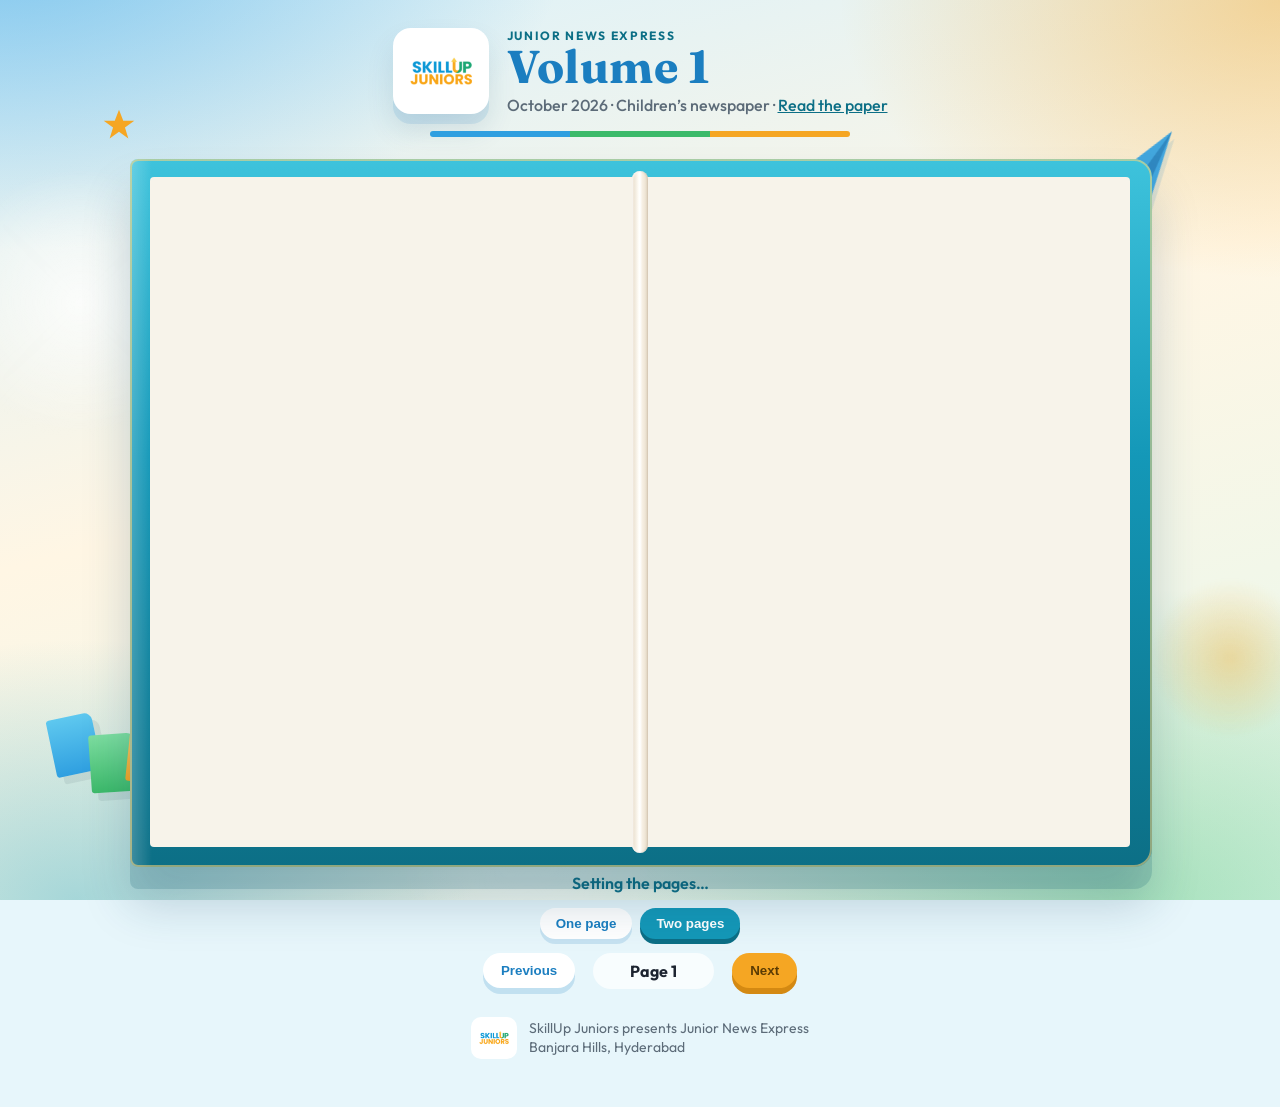
<file: book.html>
<!DOCTYPE html>
<html lang="en">
<head>
  <meta charset="utf-8">
  <meta name="viewport" content="width=device-width, initial-scale=1">
  <meta name="theme-color" content="#1aa6c4">
  <title>Junior News Express — SkillUp Juniors</title>
  <link rel="icon" href="./brand/mark.png">
  <link rel="preconnect" href="https://fonts.googleapis.com">
  <link rel="preconnect" href="https://fonts.gstatic.com" crossorigin>
  <link href="https://fonts.googleapis.com/css2?family=Fraunces:opsz,wght@9..144,560;9..144,700&family=Outfit:wght@400;500;600;700&display=swap" rel="stylesheet">
  <link rel="stylesheet" href="./style.css?v=2">
</head>
<body>
  <div class="sky" aria-hidden="true">
    <span class="wash w1"></span>
    <span class="wash w2"></span>
    <span class="wash w3"></span>
    <span class="wash w4"></span>
    <svg class="motif plane" viewBox="0 0 80 80">
      <path d="M6 38 L74 14 L34 70 L30 46 Z" fill="#2f9fe0"/>
      <path d="M30 46 L74 14 L42 50 Z" fill="#1b7ec0"/>
      <path d="M30 46 L22 66 L34 50 Z" fill="#f5a623"/>
    </svg>
    <svg class="motif star s1" viewBox="0 0 40 40"><polygon points="20,2 25,15 38,15 27,23 31,36 20,28 9,36 13,23 2,15 15,15" fill="#f5a623"/></svg>
    <svg class="motif star s2" viewBox="0 0 40 40"><polygon points="20,2 25,15 38,15 27,23 31,36 20,28 9,36 13,23 2,15 15,15" fill="#3cba6a"/></svg>
    <svg class="motif star s3" viewBox="0 0 40 40"><polygon points="20,2 25,15 38,15 27,23 31,36 20,28 9,36 13,23 2,15 15,15" fill="#2f9fe0"/></svg>
    <span class="booklet b1"></span>
    <span class="booklet b2"></span>
    <span class="booklet b3"></span>
  </div>

  <main class="desk">
    <header class="mast">
      <a class="brand" href="https://skillupjuniors.com/" target="_blank" rel="noopener">
        <img src="./brand/mark.png" alt="SkillUp Juniors">
      </a>
      <div class="titleblock">
        <p class="eyebrow">Junior News Express</p>
        <h1>Volume 1</h1>
        <p class="sub">October 2026 · Children’s newspaper · <a href="./">Read the paper</a></p>
      </div>
    </header>
    <div class="stripe" aria-hidden="true"><span></span><span></span><span></span></div>

    <div class="stage">
      <div class="book" id="book" data-mode="two">
        <div class="board"></div>
        <div class="edge left" id="edge-left" aria-hidden="true"></div>
        <div class="leaves" id="leaves"></div>
        <div class="spread" id="spread">
          <div class="half left" id="half-left"><canvas id="left-page"></canvas></div>
          <div class="cylinder" aria-hidden="true"></div>
          <div class="half right" id="half-right"><canvas id="right-page"></canvas></div>
          <div class="sheet" id="sheet">
            <div class="face front" id="sheet-front-face"><canvas id="sheet-front"></canvas></div>
            <div class="face back" id="sheet-back-face"><canvas id="sheet-back"></canvas></div>
          </div>
        </div>
        <div class="edge right" id="edge-right" aria-hidden="true"></div>
        <button class="hit prev" id="hit-prev" type="button" aria-label="Previous page"></button>
        <button class="hit next" id="hit-next" type="button" aria-label="Next page"></button>
      </div>
    </div>

    <p class="status" id="status" aria-live="polite">Opening the journal…</p>
    <div class="modes" role="group" aria-label="Reading layout">
      <button class="mode" id="mode-one" type="button" aria-pressed="false">One page</button>
      <button class="mode" id="mode-two" type="button" aria-pressed="true">Two pages</button>
    </div>
    <div class="controls">
      <button class="nav" id="prev" type="button">Previous</button>
      <p class="count" id="count">Page 1</p>
      <button class="nav next" id="next" type="button">Next</button>
    </div>

    <footer class="colophon">
      <img src="./brand/mark.png" alt="">
      <p>SkillUp Juniors presents Junior News Express<br>Banjara Hills, Hyderabad</p>
    </footer>
  </main>
  <script src="./vendor/pdf.min.js"></script>
  <script src="./book.js?v=2"></script>
</body>
</html>
</file>
<file: style.css>
:root {
  --blue: #2f9fe0;
  --blue-deep: #1b7ec0;
  --green: #3cba6a;
  --gold: #f5a623;
  --teal: #1498b8;
  --teal-deep: #0c6f86;
  --paper: #f7f3ea;
  --ink: #1c2430;
  --muted: #5c6b78;
}
* { box-sizing: border-box; }
body {
  margin: 0;
  min-height: 100vh;
  color: var(--ink);
  font-family: Outfit, sans-serif;
  background: #e7f6fb;
}
.sky {
  position: fixed;
  inset: 0;
  z-index: 0;
  overflow: hidden;
  pointer-events: none;
  background:
    radial-gradient(920px 520px at 0% -8%, rgba(47, 159, 224, .55), transparent 62%),
    radial-gradient(760px 480px at 100% 0%, rgba(245, 166, 35, .42), transparent 58%),
    radial-gradient(820px 520px at 88% 100%, rgba(60, 186, 106, .38), transparent 60%),
    radial-gradient(640px 420px at 6% 100%, rgba(20, 152, 184, .34), transparent 62%),
    linear-gradient(165deg, #d9f1fb 0%, #fff6e4 46%, #e5f8ee 100%);
}
.wash {
  position: absolute;
  border-radius: 50%;
  filter: blur(2px);
}
.w1 { width: 280px; height: 280px; left: -60px; top: 18%; background: radial-gradient(circle, rgba(255,255,255,.75), transparent 68%); }
.w2 { width: 220px; height: 220px; right: 8%; top: 22%; background: radial-gradient(circle, rgba(255,255,255,.55), transparent 70%); }
.w3 { width: 340px; height: 180px; left: 28%; bottom: -40px; background: radial-gradient(circle, rgba(255,255,255,.45), transparent 70%); }
.w4 { width: 160px; height: 160px; right: -30px; bottom: 18%; background: radial-gradient(circle, rgba(245,166,35,.35), transparent 70%); }
.motif { position: absolute; }
.plane { width: 92px; top: 14%; right: 7%; transform: rotate(-18deg); opacity: .9; filter: drop-shadow(0 8px 0 rgba(27, 126, 192, .15)); }
.star { width: 28px; }
.s1 { top: 12%; left: 8%; width: 34px; }
.s2 { top: 28%; left: 16%; width: 18px; opacity: .85; }
.s3 { bottom: 16%; right: 12%; width: 26px; }
.booklet {
  position: absolute;
  width: 46px;
  height: 58px;
  border-radius: 3px 8px 8px 3px;
  box-shadow: 6px 8px 0 rgba(20, 40, 60, .08);
}
.b1 { left: 4%; bottom: 14%; background: linear-gradient(180deg, #5ec8ef, var(--blue)); transform: rotate(-12deg); }
.b2 { left: 7%; bottom: 12%; background: linear-gradient(180deg, #7ddea0, var(--green)); transform: rotate(-4deg); }
.b3 { left: 10%; bottom: 13%; background: linear-gradient(180deg, #ffd27a, var(--gold)); transform: rotate(6deg); }

.desk {
  position: relative;
  z-index: 1;
  width: min(1240px, calc(100% - 32px));
  margin: 0 auto;
  padding: 28px 0 48px;
}
.mast {
  display: flex;
  align-items: center;
  justify-content: center;
  gap: 18px;
}
.brand {
  display: grid;
  place-items: center;
  background: #fff;
  border-radius: 18px;
  padding: 8px 12px 6px;
  box-shadow: 0 10px 0 rgba(27, 126, 192, .12), 0 16px 28px rgba(20, 70, 110, .12);
}
.brand img { display: block; height: 72px; width: auto; }
.titleblock { text-align: left; }
.eyebrow {
  margin: 0;
  letter-spacing: .14em;
  text-transform: uppercase;
  font-size: 12px;
  font-weight: 700;
  color: var(--teal-deep);
}
h1 {
  margin: 2px 0 0;
  font-family: Fraunces, serif;
  font-weight: 700;
  font-size: 46px;
  letter-spacing: .01em;
  line-height: .95;
  color: var(--blue-deep);
}
.sub { margin: 6px 0 0; color: var(--muted); font-weight: 500; }
.sub a { color: var(--teal-deep); }
.stripe {
  display: flex;
  width: min(420px, 100%);
  height: 6px;
  margin: 16px auto 0;
  border-radius: 999px;
  overflow: hidden;
}
.stripe span { flex: 1; }
.stripe span:nth-child(1) { background: var(--blue); }
.stripe span:nth-child(2) { background: var(--green); }
.stripe span:nth-child(3) { background: var(--gold); }

.stage { margin-top: 22px; padding: 18px 28px 10px; display: flex; justify-content: center; overflow: visible; }
.book {
  position: relative;
  width: min(980px, calc(100vw - 88px));
  aspect-ratio: 1368 / 936;
  perspective: 1400px;
}
.book[data-mode="one"] {
  width: min(460px, calc(100vw - 88px));
  aspect-ratio: 684 / 936;
}
.board {
  position: absolute;
  inset: -18px -22px -20px -20px;
  border-radius: 8px 18px 18px 8px;
  background:
    linear-gradient(90deg, rgba(255,255,255,.22), transparent 22px),
    linear-gradient(180deg, #3ec3dc, var(--teal) 42%, var(--teal-deep));
  box-shadow:
    0 22px 0 rgba(12, 90, 110, .18),
    0 36px 48px rgba(20, 70, 100, .22),
    inset 0 0 0 2px rgba(255, 214, 120, .55);
}
.leaves { position: absolute; width: 0; height: 0; overflow: hidden; }
.leaf {
  position: absolute;
  inset: 0;
  transform-origin: left center;
  transform-style: preserve-3d;
  transition: transform .9s cubic-bezier(.22, .7, .2, 1);
}
.leaf.turned { transform: rotateY(-180deg); }
.side {
  position: absolute;
  inset: 0;
  backface-visibility: hidden;
  overflow: hidden;
  background: var(--paper);
  border-radius: 0 6px 6px 0;
}
.front { box-shadow: 0 10px 24px rgba(40, 24, 12, .16); }
.front::after, .back::after {
  content: "";
  position: absolute;
  inset: 0;
  pointer-events: none;
}
.front::after {
  background: linear-gradient(90deg, rgba(36, 22, 12, .22), rgba(36, 22, 12, 0) 16%);
  opacity: 0;
}
.leaf.turning .front::after { opacity: 1; }
.back {
  transform: rotateY(180deg);
  background:
    linear-gradient(270deg, rgba(36, 22, 12, .16), transparent 18%),
    repeating-linear-gradient(transparent 0 27px, rgba(80, 60, 40, .05) 28px),
    #efe4d2;
}
.back::after { background: linear-gradient(90deg, rgba(36, 22, 12, .12), transparent 24%); }
.front canvas, .half canvas, .face canvas { display: block; width: 100%; height: 100%; }
.spread {
  position: absolute;
  inset: 0;
  display: grid;
  grid-template-columns: 1fr 1fr;
  transform-style: preserve-3d;
}
.half {
  position: relative;
  overflow: hidden;
  background: var(--paper);
  transform-style: preserve-3d;
}
.half.left { border-radius: 4px 0 0 4px; }
.half.right { border-radius: 0 4px 4px 0; }
.cylinder {
  position: absolute;
  z-index: 4;
  top: -6px;
  bottom: -6px;
  left: 50%;
  width: 16px;
  transform: translateX(-50%);
  border-radius: 999px;
  pointer-events: none;
  background: linear-gradient(90deg, #e6d9c4 0%, #fffdf8 42%, #ffffff 50%, #f7f0e4 64%, #e8dcc8 100%);
  box-shadow: inset -1px 0 2px rgba(80, 55, 30, .16), inset 1px 0 2px rgba(255,255,255,.95);
}
.half.blank, .face.blank { background: #efe4d2; }
.half.blank canvas, .face.blank canvas { visibility: hidden; }
.sheet {
  position: absolute;
  top: 0;
  bottom: 0;
  left: 50%;
  width: 50%;
  transform-origin: left center;
  transform-style: preserve-3d;
  z-index: 8;
  visibility: hidden;
  pointer-events: none;
  transition: transform .9s cubic-bezier(.22, .7, .2, 1);
}
.sheet.on { visibility: visible; }
.face {
  position: absolute;
  inset: 0;
  overflow: hidden;
  backface-visibility: hidden;
  background: var(--paper);
}
.face.front { border-radius: 0 4px 4px 0; }
.face.back { transform: rotateY(180deg); border-radius: 4px 0 0 4px; }
.book[data-mode="one"] .spread { grid-template-columns: 1fr; }
.book[data-mode="one"] .half.right,
.book[data-mode="one"] .cylinder { display: none; }
.book[data-mode="one"] .half.left {
  border-radius: 3px 8px 8px 3px;
  box-shadow: 8px 14px 20px rgba(40, 22, 10, .16);
}
.book[data-mode="one"] .sheet { left: 0; width: 100%; }
.book[data-mode="two"] .hit { width: 50%; }
.edge {
  position: absolute;
  top: 3px;
  bottom: 3px;
  width: 0;
  overflow: hidden;
  background: repeating-linear-gradient(90deg, #f7f1e6 0 3px, #e3d5c0 3px 4px);
  box-shadow: 0 8px 16px rgba(40, 24, 12, .12);
}
.edge.right { left: calc(100% - 1px); border-radius: 0 4px 4px 0; }
.edge.left { right: calc(100% - 1px); border-radius: 4px 0 0 4px; transform: scaleX(-1); }
.hit {
  position: absolute;
  top: 0;
  bottom: 0;
  width: 22%;
  border: 0;
  padding: 0;
  background: transparent;
  cursor: pointer;
  z-index: 30;
}
.hit.prev { left: 0; }
.hit.next { right: 0; cursor: e-resize; }
.hit:disabled { cursor: default; }
.status, .count { text-align: center; }
.status { min-height: 1.4em; margin: 16px 0 0; color: var(--teal-deep); font-weight: 600; }
.modes { display: flex; justify-content: center; gap: 8px; margin-top: 12px; }
.mode, .nav {
  border: 0;
  font-weight: 700;
  cursor: pointer;
  border-radius: 999px;
}
.mode {
  background: #fff;
  color: var(--blue-deep);
  padding: 8px 16px;
  box-shadow: 0 5px 0 rgba(27, 126, 192, .16);
}
.mode[aria-pressed="true"] { background: var(--teal); color: #fff; box-shadow: 0 5px 0 var(--teal-deep); }
.controls { display: flex; justify-content: center; align-items: center; gap: 18px; margin-top: 14px; }
.nav {
  background: #fff;
  color: var(--blue-deep);
  padding: 10px 18px;
  box-shadow: 0 6px 0 rgba(27, 126, 192, .18);
}
.nav.next { background: var(--gold); color: #5a3b04; box-shadow: 0 6px 0 #d48912; }
.nav:disabled, .mode:disabled { opacity: .45; cursor: default; box-shadow: none; }
.count {
  margin: 0;
  min-width: 11ch;
  font-weight: 700;
  color: var(--ink);
  background: rgba(255,255,255,.72);
  border-radius: 999px;
  padding: 8px 12px;
}
.colophon {
  display: flex;
  align-items: center;
  justify-content: center;
  gap: 12px;
  margin-top: 28px;
  color: var(--muted);
  font-size: 14px;
  text-align: left;
}
.colophon img {
  height: 42px;
  width: auto;
  background: #fff;
  border-radius: 10px;
  padding: 4px 6px;
}
.colophon p { margin: 0; line-height: 1.35; }
@media (max-width: 720px) {
  .mast { flex-direction: column; text-align: center; }
  .titleblock { text-align: center; }
  h1 { font-size: 36px; }
  .brand img { height: 58px; }
  .plane, .booklet, .star { display: none; }
  .stage { padding: 12px 8px 8px; }
}
@media (prefers-reduced-motion: reduce) {
  .leaf, .sheet { transition: none; }
}
</file>
